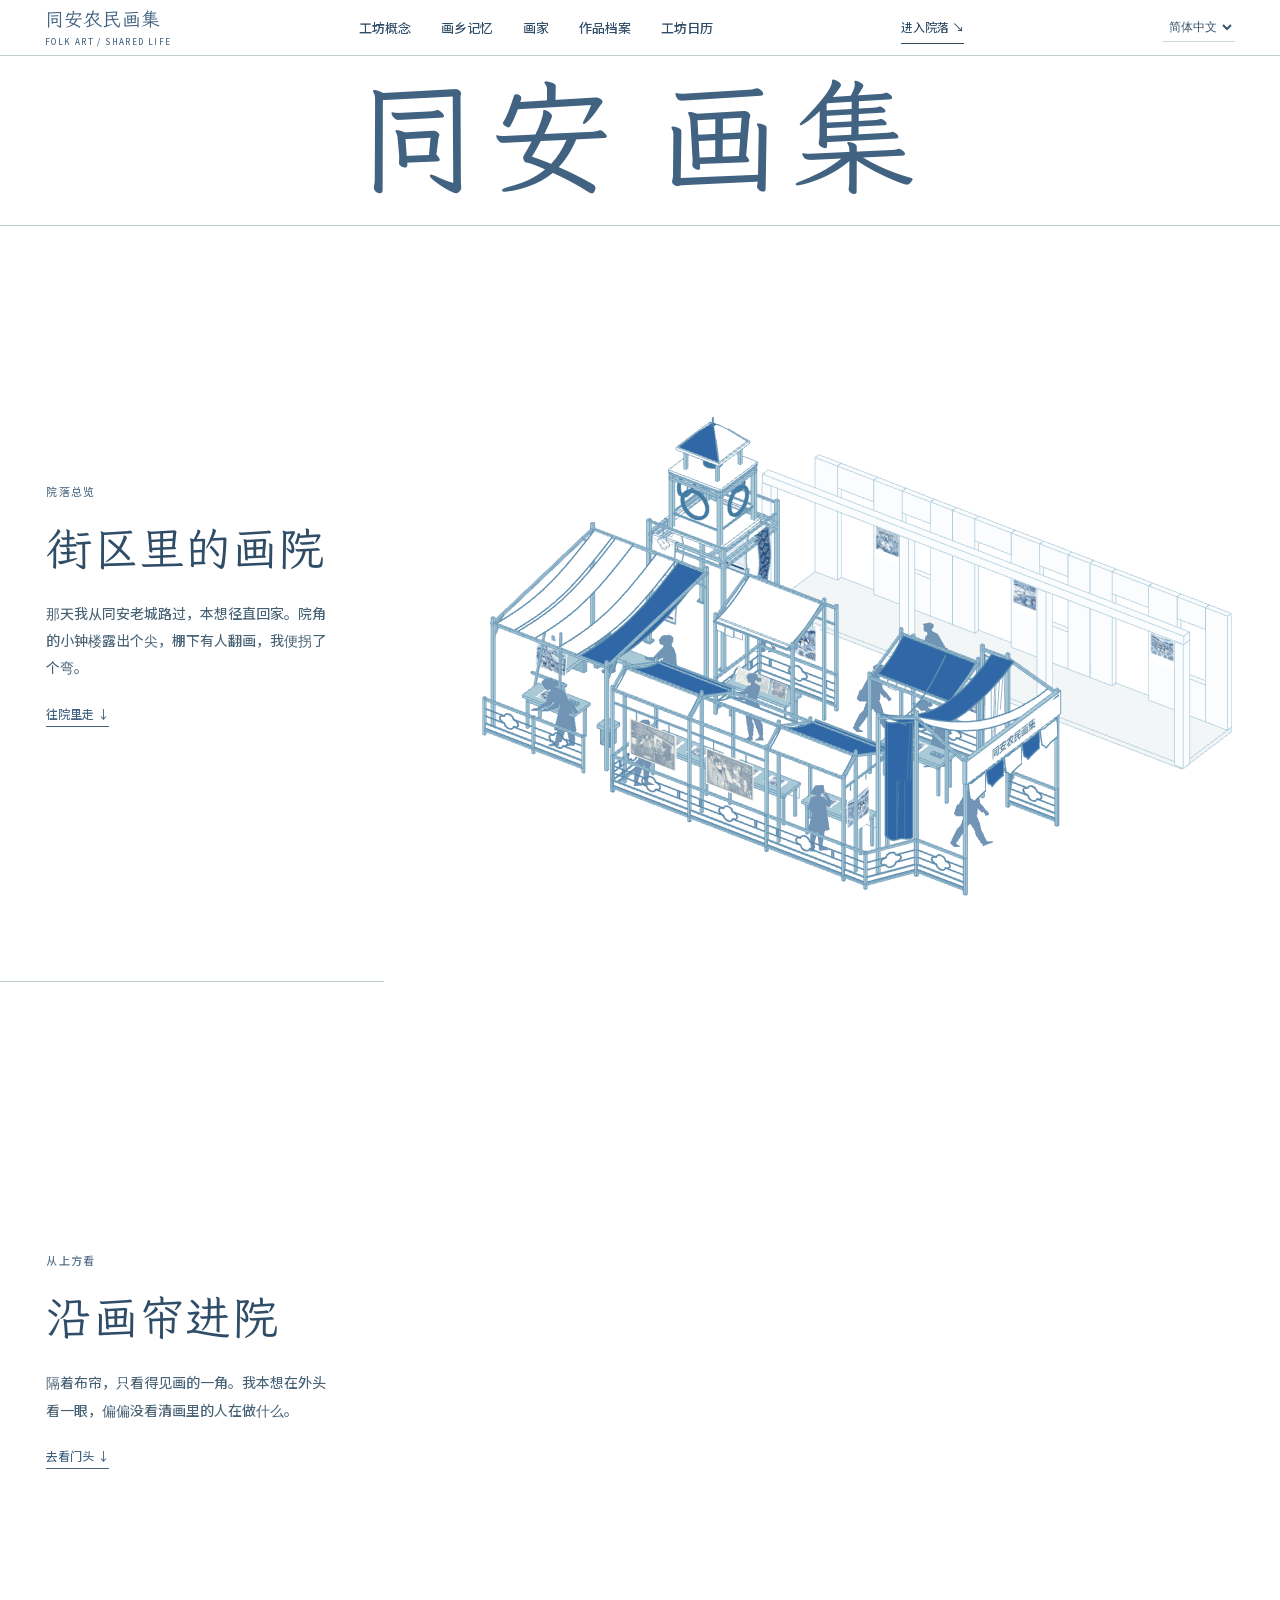
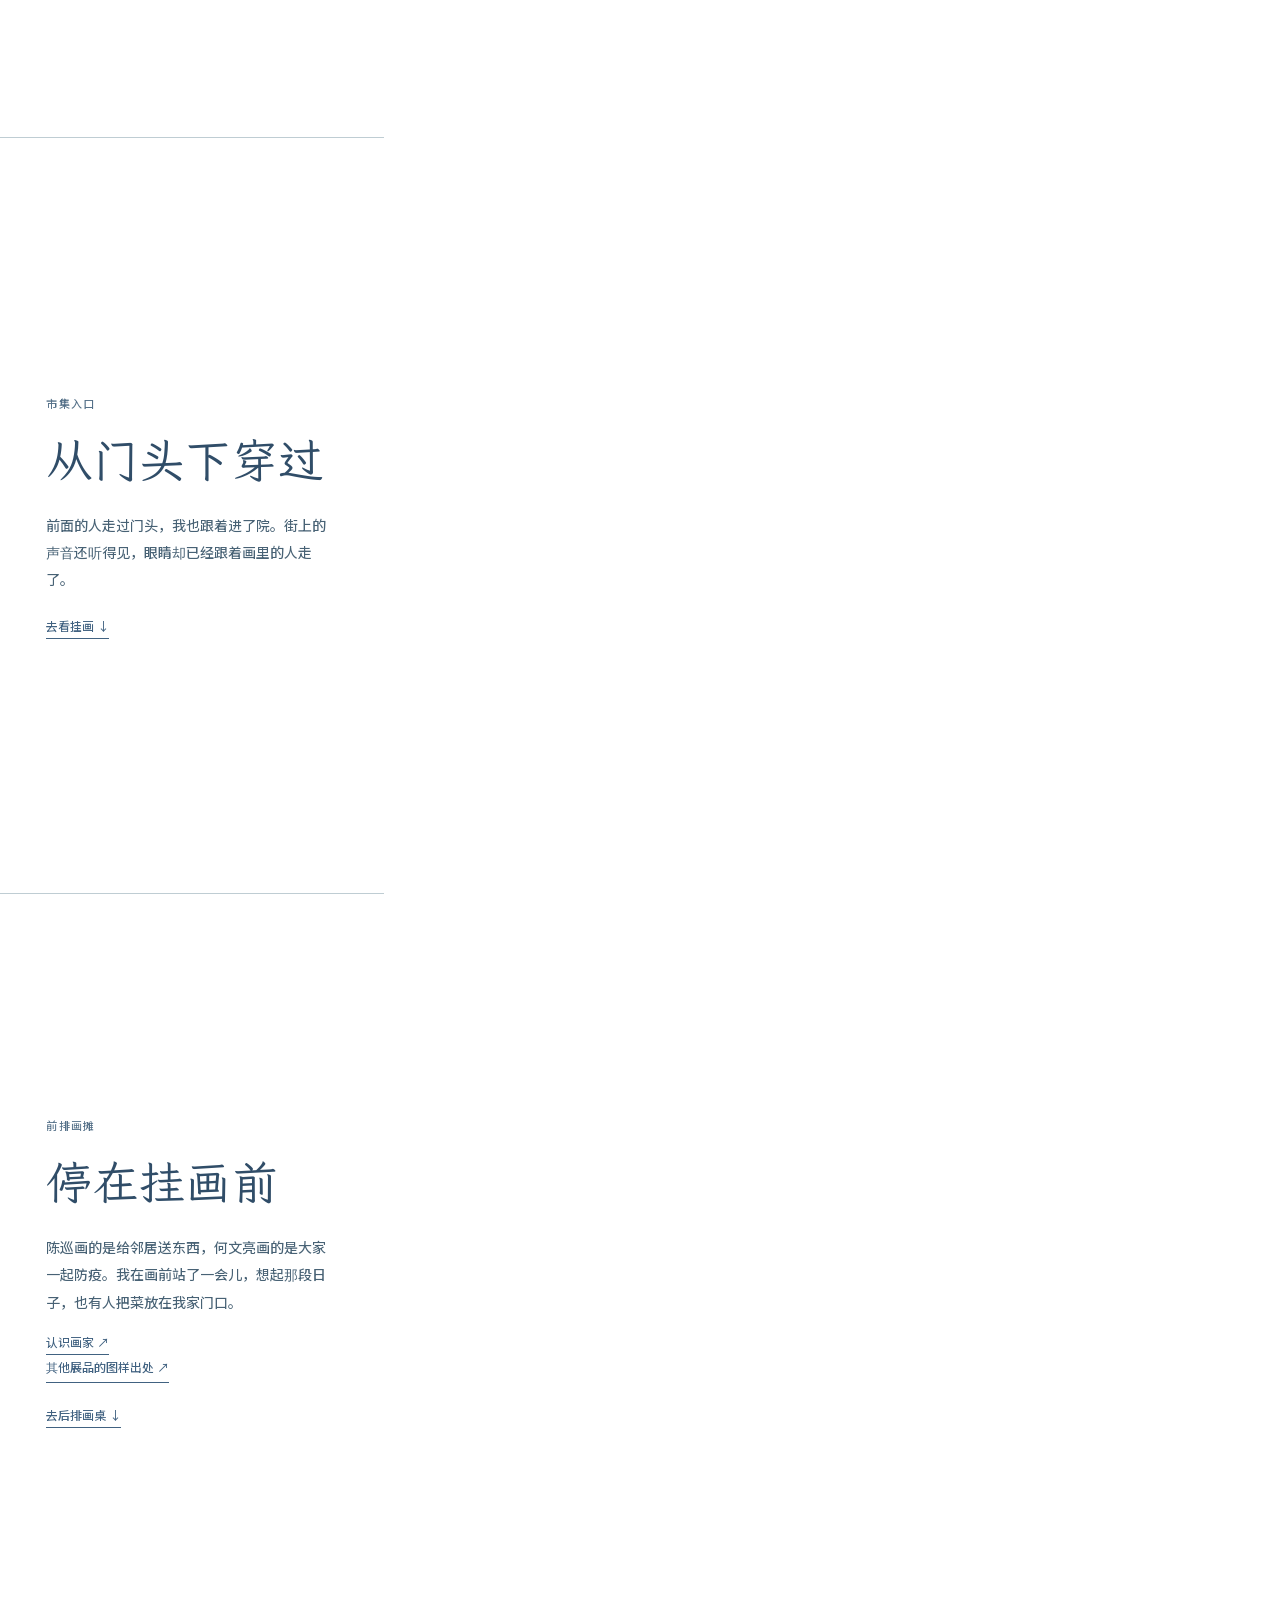
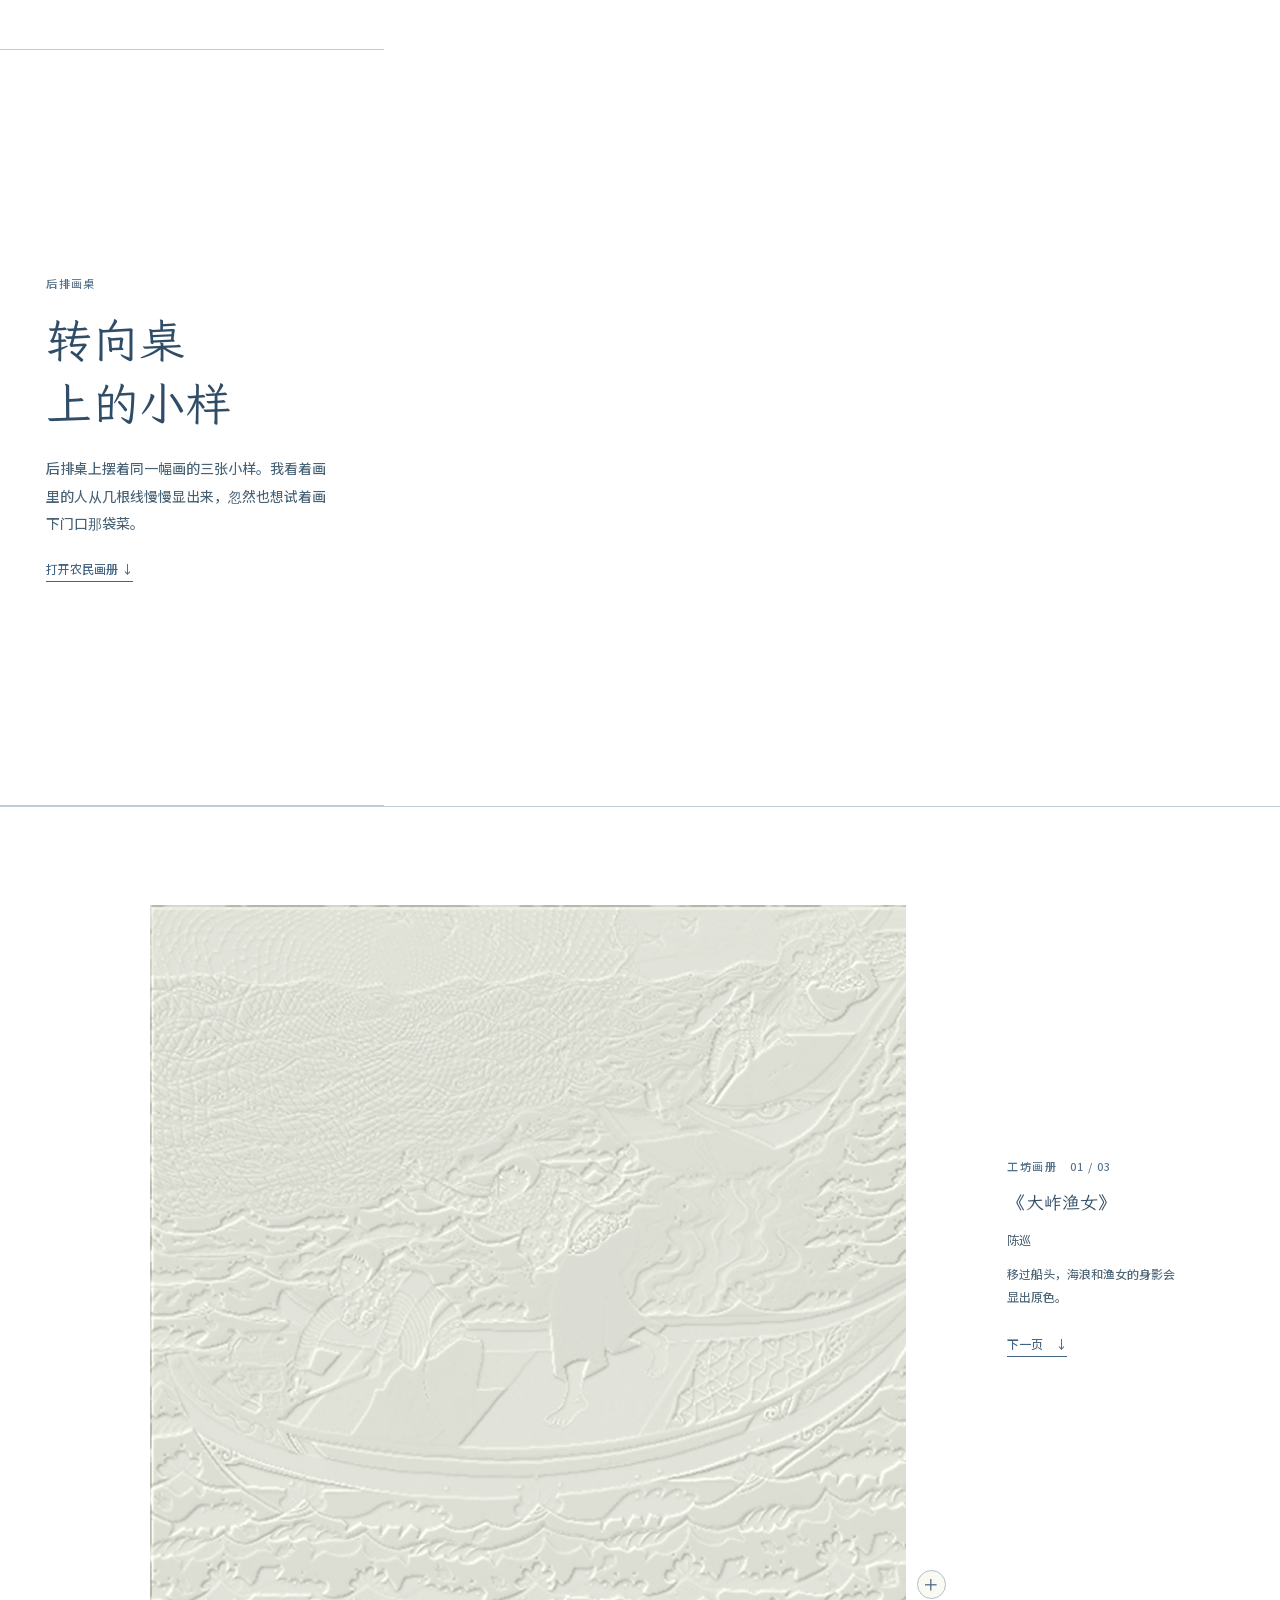
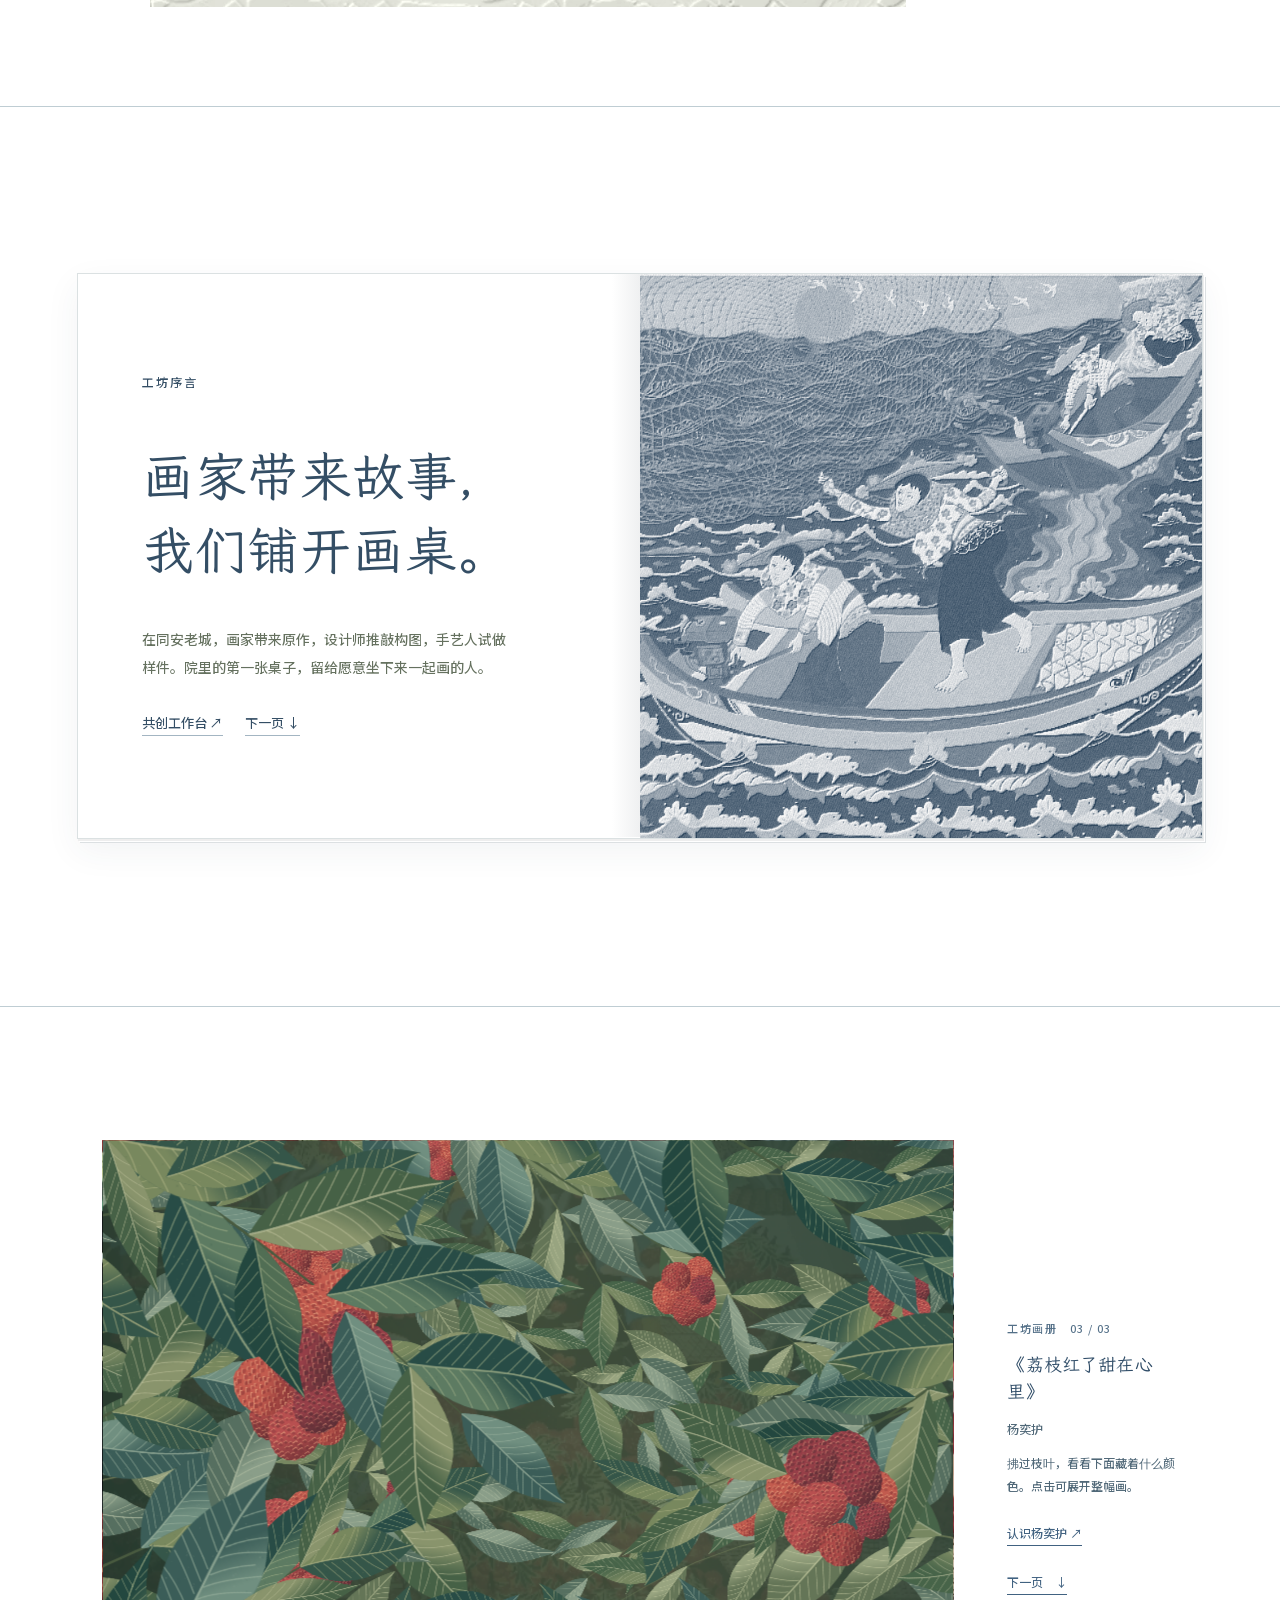
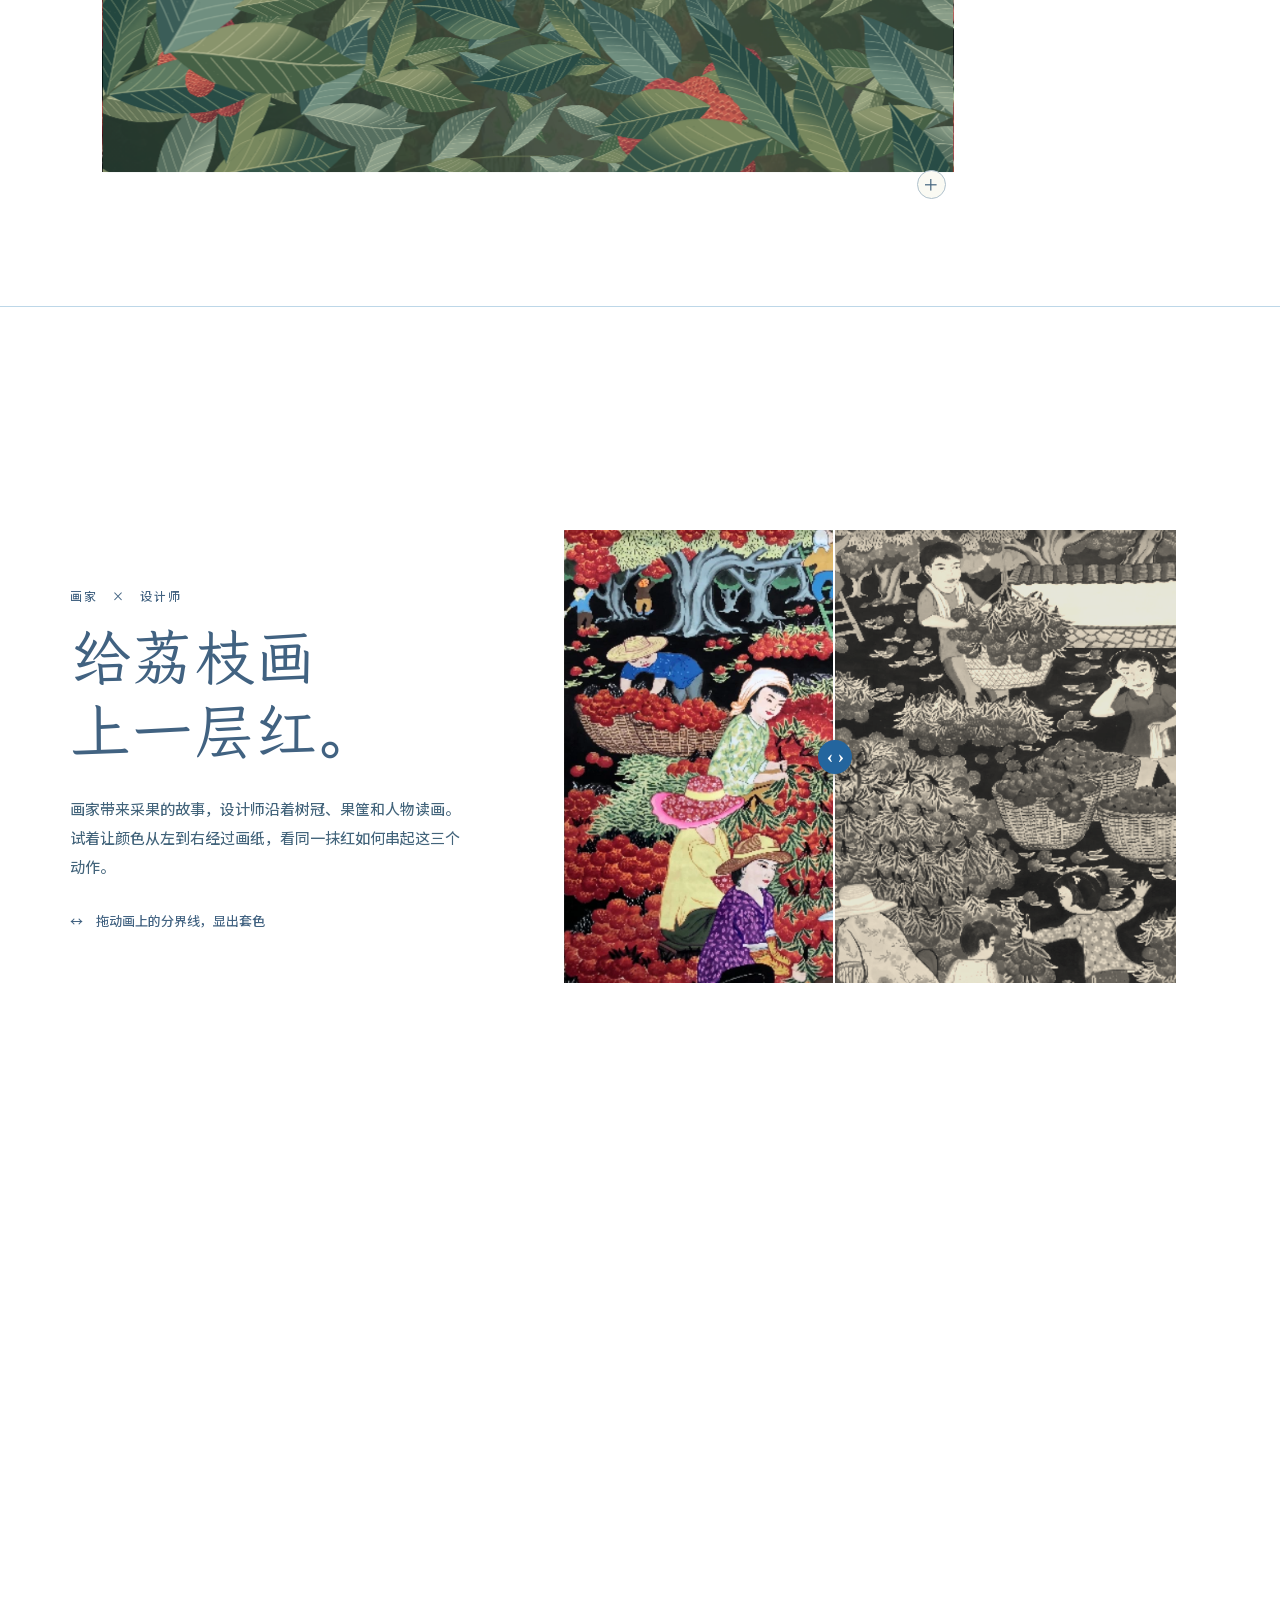
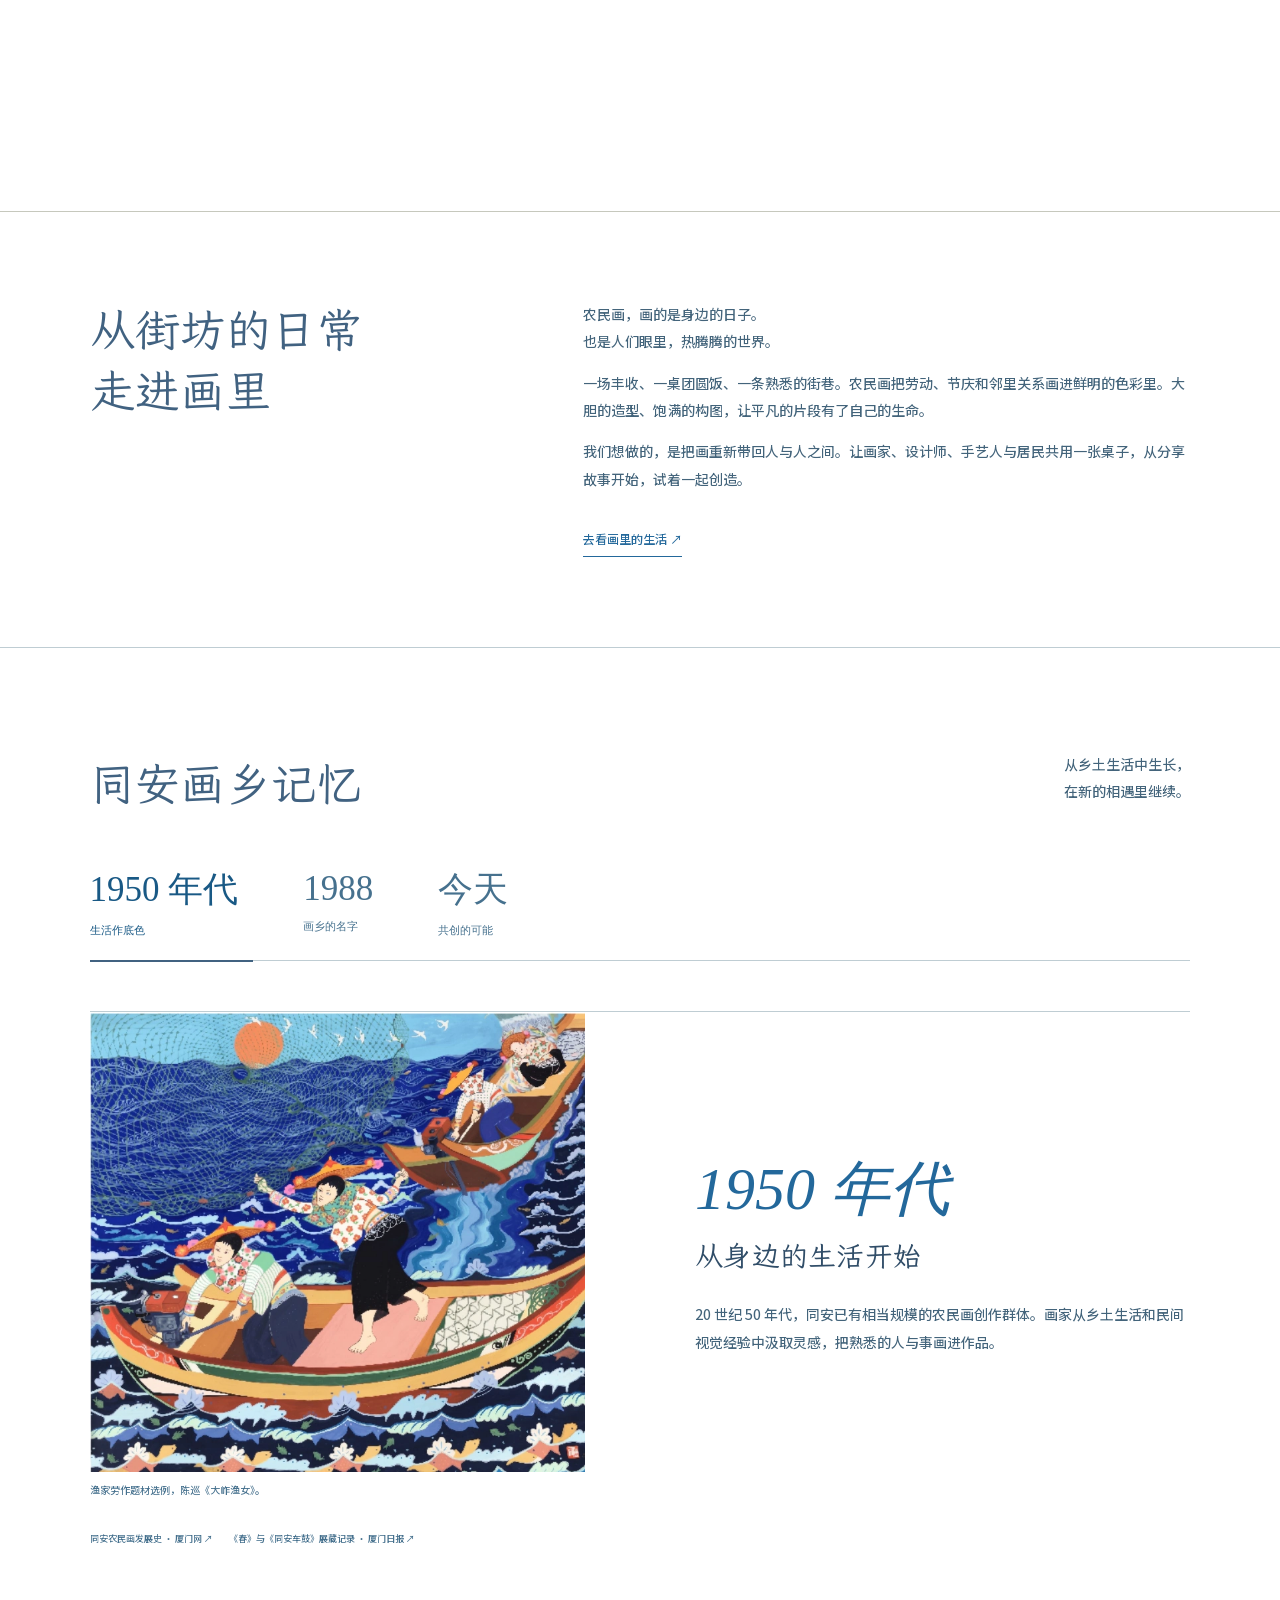
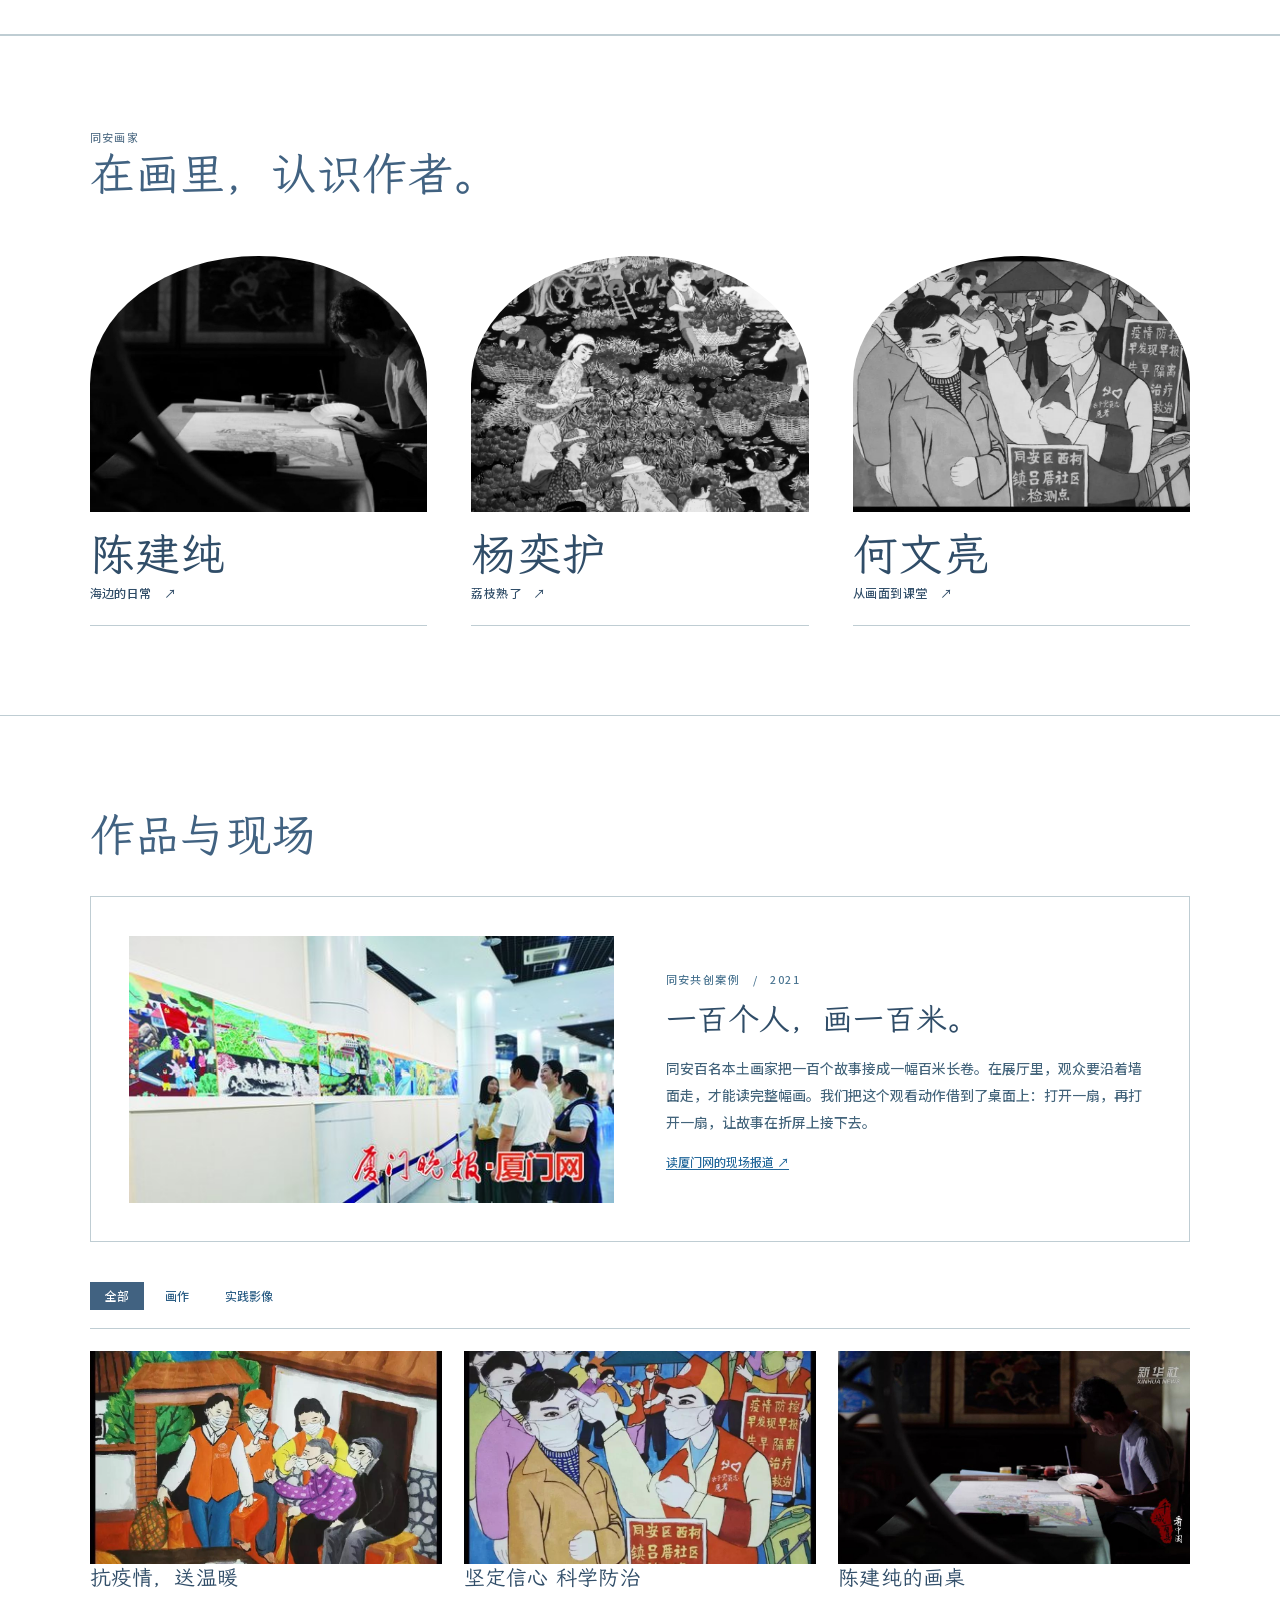
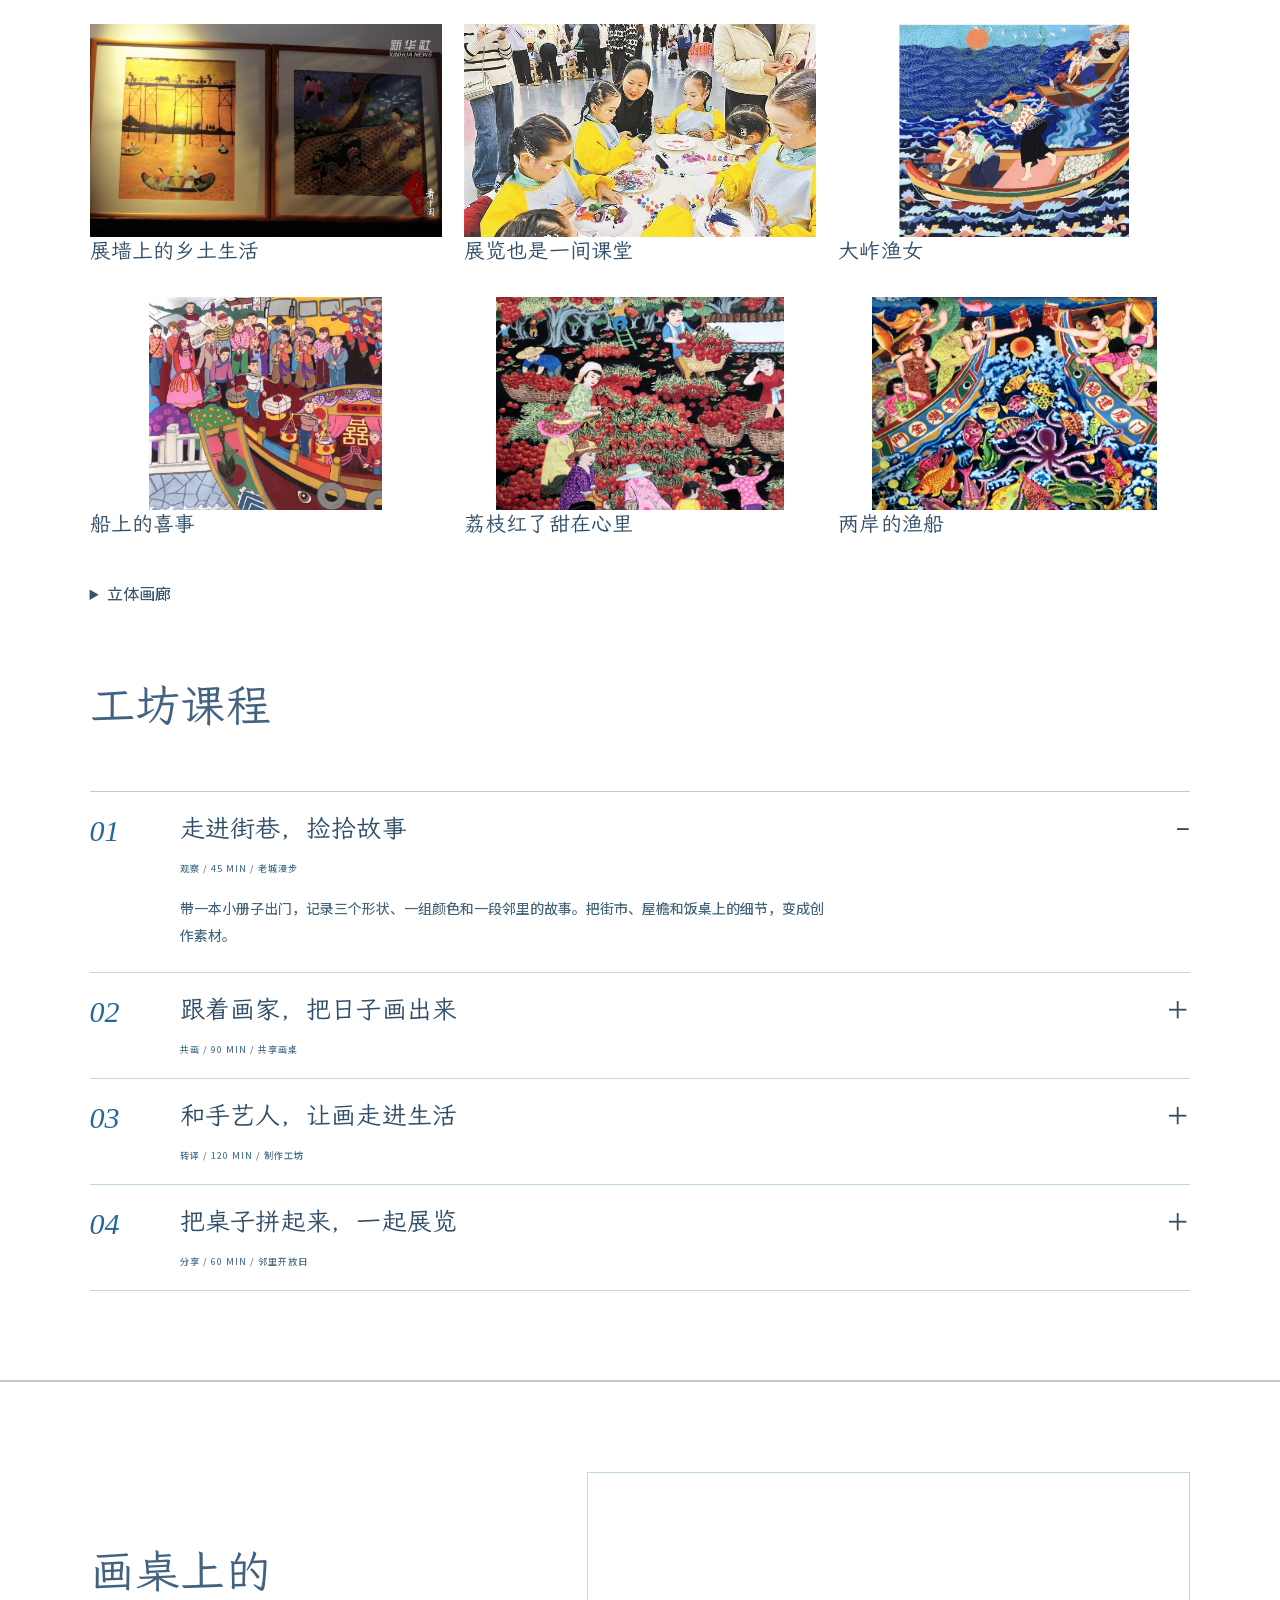
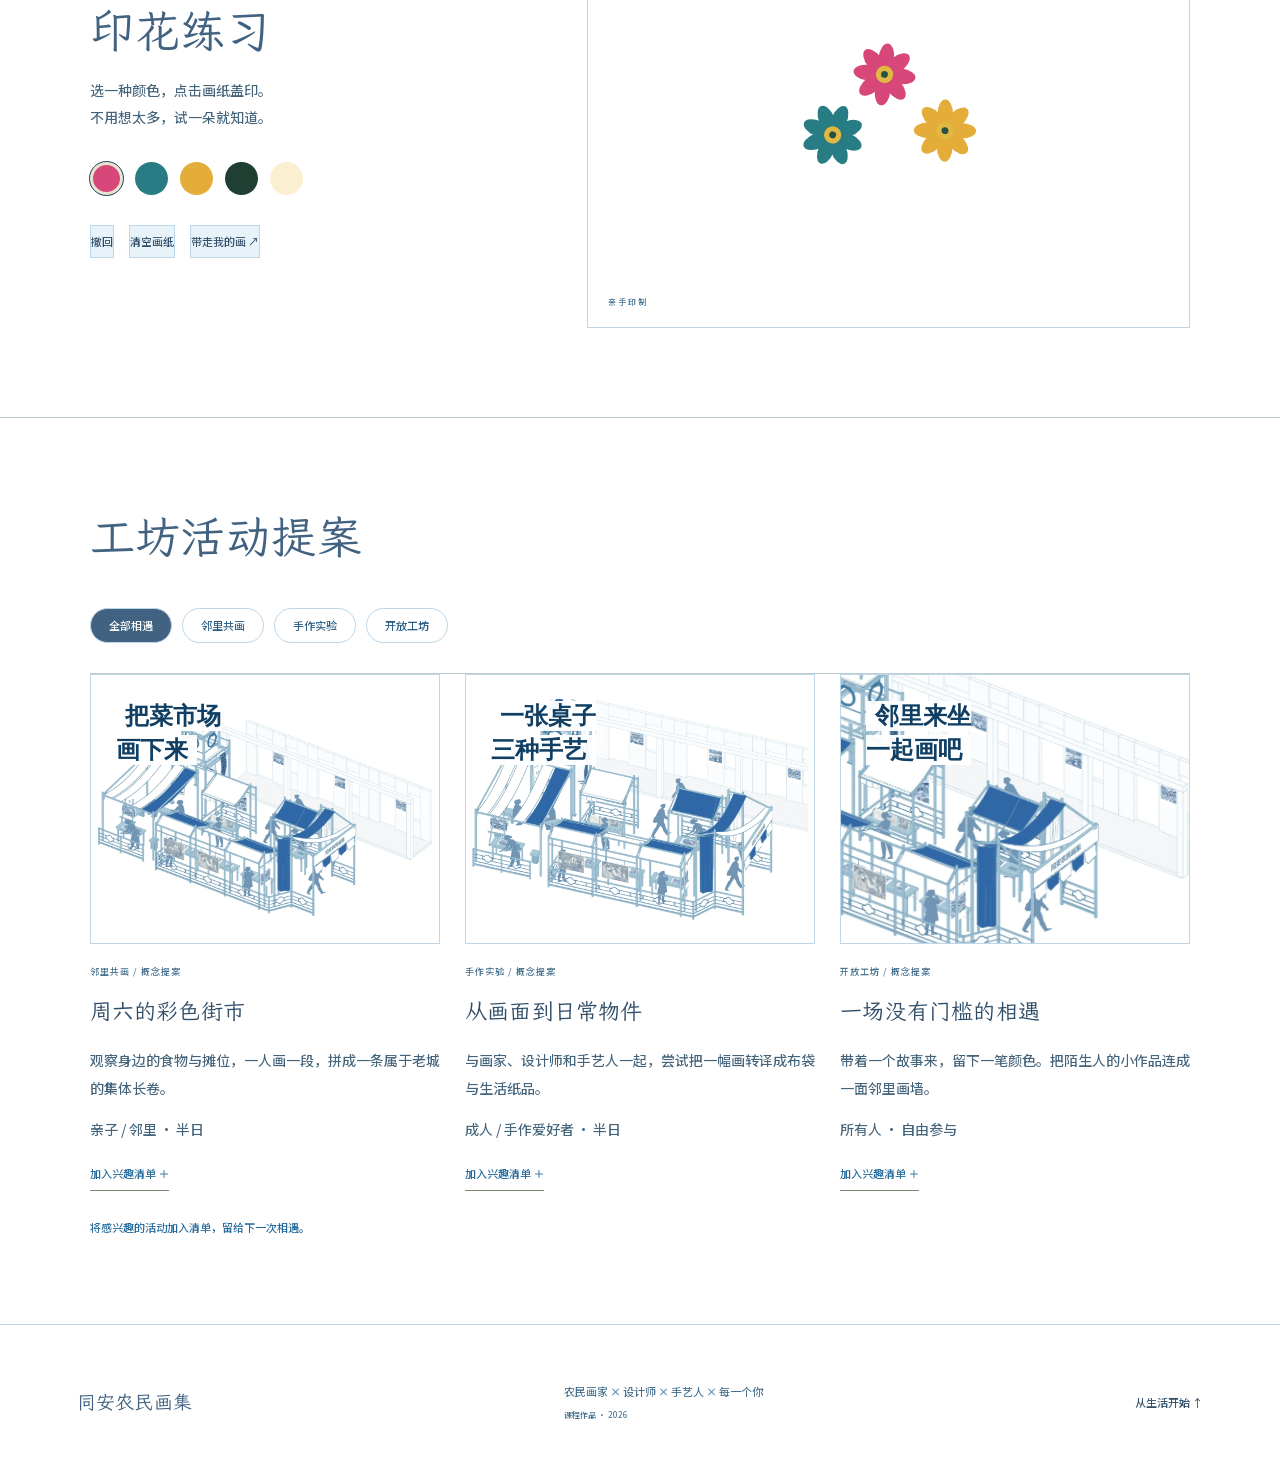
<file: index.html>
<!doctype html><html lang="zh-CN"><head><meta charset="utf-8"><link rel="icon" href="data:,"><meta name="viewport" content="width=device-width,initial-scale=1"><title>同安农民画集</title><link rel="stylesheet" href="v2.css?v=20e"><link rel="stylesheet" href="atelier.css?v=20e"><link rel="stylesheet" href="exhibition.css?v=20e"><link rel="stylesheet" href="studio-story.css?v=20e"><link rel="stylesheet" href="bench.css?v=20e"><link rel="stylesheet" href="courtyard.css?v=courtyard-story4"><link rel="stylesheet" href="edition.css?v=20e"><link rel="stylesheet" href="tour.css?v=lychee1"><script type="importmap">{"imports":{"three":"./vendor/three.module.js"}}</script></head><body><header><a class="logo" href="#"><span>同安农民画集<small>FOLK ART / SHARED LIFE</small></span></a><nav><a href="#concept">工坊概念</a><a href="#history">画乡记忆</a><a href="#artists">画家</a><a href="#studio">作品档案</a><a href="#events">工坊日历</a></nav><a class="nav-cta" href="#visit-0">进入院落 ↘</a><label class="language-picker"><select data-language aria-label="语言"><option lang="zh-CN" value="zh-CN">简体中文</option><option lang="zh-HK" value="zh-HK">香港繁體</option><option lang="en" value="en">English</option><option lang="ja" value="ja">日本語</option></select></label></header><main><section class="court-hero" id="home"><h1 class="market-mast" aria-label="同安画集"><span>同安</span><span>画集</span></h1><div class="tour-story"><div class="tour-stage"><figure class="court-stage"><div id="court-viewport" tabindex="0" aria-label="院落三维模型，拖动或按左右方向键旋转，Home 回到当前导览视角"><img src="assets/court-plan.webp?v=courtyard-story4" alt="画院的入口在右侧，画摊在前，钟楼在后"></div>
</figure></div><div class="tour-text"><section class="tour-stop" id="site-context"><div><small>院落总览</small><h2>街区里的画院</h2><p>那天我从同安老城路过，本想径直回家。院角的小钟楼露出个尖，棚下有人翻画，我便拐了个弯。</p><a class="tour-next" href="#visit-0">往院里走 ↓</a></div></section><section class="tour-stop" id="visit-0"><div><small>从上方看</small><h2>沿画帘进院</h2><p>隔着布帘，只看得见画的一角。我本想在外头看一眼，偏偏没看清画里的人在做什么。</p><a class="tour-next" href="#visit-1">去看门头 ↓</a></div></section><section class="tour-stop" id="visit-1"><div><small>市集入口</small><h2>从门头下穿过</h2><p>前面的人走过门头，我也跟着进了院。街上的声音还听得见，眼睛却已经跟着画里的人走了。</p><a class="tour-next" href="#visit-2">去看挂画 ↓</a></div></section><section class="tour-stop" id="visit-2"><div><small>前排画摊</small><h2>停在挂画前</h2><p>陈巡画的是给邻居送东西，何文亮画的是大家一起防疫。我在画前站了一会儿，想起那段日子，也有人把菜放在我家门口。</p><a href="#artists">认识画家 ↗</a><a href="https://www.thepaper.cn/newsDetail_forward_20449765" target="_blank" rel="noopener">其他展品的图样出处 ↗</a><a class="tour-next" href="#visit-3">去后排画桌 ↓</a></div></section><section class="tour-stop" id="visit-3"><div><small>后排画桌</small><h2>转向桌上的小样</h2><p>后排桌上摆着同一幅画的三张小样。我看着画里的人从几根线慢慢显出来，忽然也想试着画下门口那袋菜。</p><a class="tour-next" href="#print-sea">打开农民画册 ↓</a></div></section></div></div></section><section class="folio" id="print-sea"><button class="rub-print" data-art="sea" aria-label="显影或收起《大岞渔女》" aria-pressed="false"><span class="impression"></span><span class="pigment"></span><b class="folio-plus">＋</b></button><aside><small>工坊画册　01 / 03</small><h2>《大岞渔女》</h2><p>陈巡</p><p>移过船头，海浪和渔女的身影会显出原色。</p><a href="#print-guide">下一页　↓</a></aside></section><section id="print-guide" class="folio-guide"><article class="guide-spread"><div class="guide-copy"><small>工坊序言</small><h2>画家带来故事，<br>我们铺开画桌。</h2><p>在同安老城，画家带来原作，设计师推敲构图，手艺人试做样件。院里的第一张桌子，留给愿意坐下来一起画的人。</p><nav><a href="#concept">共创工作台 ↗</a><a href="#print-lychee">下一页 ↓</a></nav></div><button class="guide-plate" aria-label="显影或收起渔女画稿" aria-pressed="false"><span class="plate-ink"></span></button></article></section><section class="folio" id="print-lychee"><button class="rub-print" data-art="lychee" aria-label="显影或收起《荔枝红了甜在心里》" aria-pressed="false"><span class="impression"></span><span class="pigment"></span><canvas class="lychee-canopy" aria-hidden="true"></canvas><b class="folio-plus">＋</b></button><aside><small>工坊画册　03 / 03</small><h2>《荔枝红了甜在心里》</h2><p>杨奕护</p><p>拂过枝叶，看看下面藏着什么颜色。点击可展开整幅画。</p><a href="artist-yang-yihu.html">认识杨奕护 ↗</a><a href="#concept">下一页　↓</a></aside></section><section id="concept" aria-label="同安工坊互动故事">
<div class="bench-sticky">
<div class="bench-layout"><div class="bench-copy">
<small id="bench-role">画家　×　设计师</small>
<h2 id="bench-title">给荔枝画<br><em>上一层红。</em></h2>
<p id="bench-body">画家带来采果的故事，设计师沿着树冠、果筐和人物读画。试着让颜色从左到右经过画纸，看同一抹红如何串起这三个动作。</p>
<div class="bench-action" id="bench-hint">↔　拖动画上的分界线，显出套色</div>
</div><div class="bench-visual">
<div class="bench-scene print-scene"><div class="edition-paper"><div class="paper-meta"><b>同安画坊</b><span>套色试印</span></div><div class="print-field"><img src="assets/journal-lychee.webp" class="underprint" alt="荔枝采收图的单色试印"><img class="overprint" src="assets/journal-lychee.webp" alt=""><span class="ruler-handle"><b>‹ ›</b></span><input type="range" min="0" max="100" value="58" aria-label="套色覆盖范围"></div><div class="paper-meta"><i>荔枝红了甜在心里</i><span>套色试印</span></div></div></div>
<div class="bench-scene sample-scene" id="product-plate" hidden><div id="screen-model"></div><small>荔枝采收　/　桌屏试样</small></div>
<div class="bench-scene dispatch-scene" hidden><div class="ticket"><div class="ticket-head"><b>同安工坊</b><span>样件流转单</span></div><img src="assets/journal-lychee.webp" alt="流转单上的荔枝画样"><h3>荔枝三折屏</h3><div class="ticket-line"><span>制作</span><b>收到预订后，小批打样</b></div><div class="ticket-line"><span>交付</span><b id="delivery"></b></div><i class="seal" id="channel-stamp"></i></div><div class="bench-options"><button data-channel="0">街边小店</button><button data-channel="1">线上预订</button></div></div>
<div class="bench-scene feedback-scene" hidden><div class="edition-paper proof-paper"><div class="paper-meta"><b>试样记录</b><span id="proof-ver">初样</span></div><div class="proof-art"></div><div class="paper-meta"><i id="proof-label">采果全景</i><span>工作台留样</span></div></div><div class="bench-options"><button data-revise="0">保留全景</button><button data-revise="1">放大采果人</button></div></div>
</div></div></div></section><section id="story" class="story section"><div class="section-index">01 / THE EVERYDAY IS EXTRAORDINARY</div><div class="story-grid"><h2>从街坊的日常<br>走进画里</h2><div><p class="lead">农民画，画的是身边的日子。<br>也是人们眼里，热腾腾的世界。</p><p>一场丰收、一桌团圆饭、一条熟悉的街巷。农民画把劳动、节庆和邻里关系画进鲜明的色彩里。大胆的造型、饱满的构图，让平凡的片段有了自己的生命。</p><p>我们想做的，是把画重新带回人与人之间。让画家、设计师、手艺人与居民共用一张桌子，从分享故事开始，试着一起创造。</p><a class="text-link" href="#studio">去看画里的生活 ↗</a></div></div><div hidden class="motif-strip"><article><div class="motif flower">✳</div><span>01 / 色彩</span><h3>大胆一点，也没关系。</h3><p>让桃红、湖蓝和明黄相遇，用颜色讲心情。</p></article><article><div class="motif fish">◒</div><span>02 / 造型</span><h3>不必“像”，要有自己的样子。</h3><p>夸张一条鱼，放大一朵花，画出独有的观察。</p></article><article><div class="motif people">♧</div><span>03 / 故事</span><h3>画里的主角，就是我们。</h3><p>把劳动、相聚和日常的细节连成一个故事。</p></article></div></section><section class="history section" id="history"><div class="section-index">02 / ROOTED IN TONG’AN</div><div class="section-head"><h2>同安画乡记忆</h2><p>从乡土生活中生长，<br>在新的相遇里继续。</p></div><div class="history-tabs" role="tablist" aria-label="农民画发展阶段"><button role="tab" aria-selected="true" data-era="0">1950 年代 <span>生活作底色</span></button><button role="tab" aria-selected="false" data-era="1">1988 <span>画乡的名字</span></button><button role="tab" aria-selected="false" data-era="2">今天 <span>共创的可能</span></button></div><div class="history-body"><figure class="archive-history"><button class="zoom-photo"><img src="assets/real-tongan-0.jpg" alt="新华社报道中陈列的两幅同安农民画"></button><figcaption>2024 年影像资料 · 同安农民画陈列，新华社 / 同安区融媒体中心</figcaption></figure><div id="era-copy"></div></div><a class="source-link" href="https://zt.xmnn.cn/politics/2022/xds/xmjy/202107/t20210723_40410.html" target="_blank" rel="noopener">同安农民画发展史 · 厦门网 ↗</a>　<a class="source-link" target="_blank" rel="noopener" href="https://www.mnw.cn/xiamen/zhanwu/1716818.html">《春》与《同安车鼓》展藏记录 · 厦门日报 ↗</a></section><section class="makers section" id="artists"><small>同安画家</small><h2>在画里，认识作者。</h2><div class="maker-list"><a href="artist-chen-jianchun.html"><span>陈建纯<small>海边的日常　↗</small></span><img loading="lazy" src="assets/real-tongan-1.jpg" alt=""></a><a href="artist-yang-yihu.html"><span>杨奕护<small>荔枝熟了　↗</small></span><img loading="lazy" src="assets/journal-lychee.webp" alt=""></a><a href="artist-he-wenliang.html"><span>何文亮<small>从画面到课堂　↗</small></span><img loading="lazy" src="assets/work-he-wenliang.jpg" alt=""></a></div></section><section id="studio" class="section studio"><div class="section-index">同安 · 作品与实践</div><div class="section-head"><h2>作品与现场</h2></div>
<figure class="scroll-case"><img loading="lazy" src="assets/local-scroll.jpg" alt="观众在展厅观看集体创作的同安百米农民画长卷"><figcaption><small>同安共创案例　/　2021</small><h3>一百个人，画一百米。</h3><p>同安百名本土画家把一百个故事接成一幅百米长卷。在展厅里，观众要沿着墙面走，才能读完整幅画。我们把这个观看动作借到了桌面上：打开一扇，再打开一扇，让故事在折屏上接下去。</p><a target="_blank" rel="noopener" href="https://zt.xmnn.cn/politics/2022/xds/xmjy/202107/t20210723_40410.html">读厦门网的现场报道 ↗</a></figcaption></figure><div class="archive-filters" aria-label="展品分类"><button data-kind="全部" aria-pressed="true">全部</button><button data-kind="作品">画作</button><button data-kind="实践">实践影像</button></div><div class="archive-wall" id="archive-wall"></div>
<details id="original-paint"><summary>立体画廊</summary><div class="art-picker" role="group" aria-label="选择作品"><button type="button" data-artwork="cloth" data-file="painting-texture.png" aria-pressed="true">层叠花布</button><button type="button" data-artwork="sea" data-file="journal-sea.webp" aria-pressed="false">大岞渔女</button><button type="button" data-artwork="wedding" data-file="journal-wedding.webp" aria-pressed="false">船上的喜事</button><button type="button" data-artwork="lychee" data-file="journal-lychee.webp" aria-pressed="false">荔枝红了甜在心里</button><button type="button" data-artwork="boats" data-file="journal-boats.webp" aria-pressed="false">两岸的渔船</button><button type="button" data-artwork="work-chen-xun" data-file="work-chen-xun.jpg" aria-pressed="false">抗疫情，送温暖</button><button type="button" data-artwork="work-he-wenliang" data-file="work-he-wenliang.jpg" aria-pressed="false">坚定信心 科学防治</button></div><div class="room-window"><div id="model" aria-label="立体画作，拖动或使用左右方向键旋转"><span id="room-status" role="status">正在搭起画架…</span></div><div id="relief-model" hidden tabindex="0" aria-label="立体画作，拖动或使用左右方向键旋转"><img hidden alt=""></div><div class="camera-bar"><span>拖动查看层次</span><div class="weave-views"><button data-camera="room" aria-pressed="true">原画视角</button><button data-camera="table" aria-pressed="false">靠近画桌</button><button data-camera="side" aria-pressed="false">侧看</button></div><div class="relief-views" hidden><button data-relief-view="front" aria-pressed="true">原画视角</button><button data-relief-view="detail">观看细节</button><button data-relief-view="side">侧看</button></div></div></div></details><h2 class="course-heading">工坊课程</h2><div class="course-list"><button class="course active" aria-expanded="true"><span>01</span><div><h3>走进街巷，捡拾故事</h3><small>观察 / 45 MIN / 老城漫步</small><p>带一本小册子出门，记录三个形状、一组颜色和一段邻里的故事。把街市、屋檐和饭桌上的细节，变成创作素材。</p></div><b>−</b></button><button class="course" aria-expanded="false"><span>02</span><div><h3>跟着画家，把日子画出来</h3><small>共画 / 90 MIN / 共享画桌</small><p>试着用夸张的造型与自由的构图表达生活。从一个人、一朵花开始，画出属于自己的同安故事。</p></div><b>＋</b></button><button class="course" aria-expanded="false"><span>03</span><div><h3>和手艺人，让画走进生活</h3><small>转译 / 120 MIN / 制作工坊</small><p>将画面拆解、重组，尝试转印、拼贴和纸品制作。让一幅画成为布袋、卡片或一件陪伴日常的小物。</p></div><b>＋</b></button><button class="course" aria-expanded="false"><span>04</span><div><h3>把桌子拼起来，一起展览</h3><small>分享 / 60 MIN / 邻里开放日</small><p>把各自的作品摆在一起，讲讲画背后的故事。邀请路过的邻居坐下，也为下一次共创留下新的线索。</p></div><b>＋</b></button></div></section><section class="play section" id="play"><div class="play-left"><div class="section-index">04 / YOUR FIRST LITTLE CREATION</div><h2>画桌上的<br>印花练习</h2><p>选一种颜色，点击画纸盖印。<br>不用想太多，试一朵就知道。</p><div class="palette" aria-label="选择花朵颜色"></div><div class="drawing-actions"><button id="undo">撤回</button><button id="clear">清空画纸</button><button id="download">带走我的画 ↗</button></div></div><div class="paper-frame"><svg id="drawing" viewBox="0 0 650 450" role="img" aria-label="点击画纸印花"></svg><span>亲手印制</span></div></section><section class="section events" id="events"><div class="section-index">05 / GOOD THINGS HAPPEN TOGETHER</div><div class="section-head"><h2>工坊活动提案</h2></div><div class="filters"><button class="selected" data-filter="all">全部相遇</button><button data-filter="邻里共画">邻里共画</button><button data-filter="手作实验">手作实验</button><button data-filter="开放工坊">开放工坊</button></div><div class="event-grid" id="event-grid"></div><div class="interest-summary" id="interest-summary">将感兴趣的活动加入清单，留给下一次相遇。</div></section></main><footer><a class="logo" href="#"><span>同安农民画集</span></a><p>农民画家 × 设计师 × 手艺人 × 每一个你<br><small>课程作品 · 2026</small></p><a href="#story">从生活开始 ↑</a></footer><dialog id="photo-view"><button id="photo-close">关闭 ×</button><img alt=""><p></p></dialog><script src="archive.js?v=course4" defer></script><script src="rub-print.js?v=21c" defer></script><script src="lychee-canopy.js?v=2" defer></script><script src="bench.js?v=20e" defer></script><script type="module" src="folding-screen.js?v=20e"></script><div id="toast" role="status"></div><script src="v2.js?v=print2"></script><script type="module" src="courtyard.js?v=courtyard-story4"></script><script type="module" src="painting-reliefs.js"></script><script defer src="languages.js?v=print2"></script><script defer src="language-switch.js?v=1"></script></body></html>
</file>
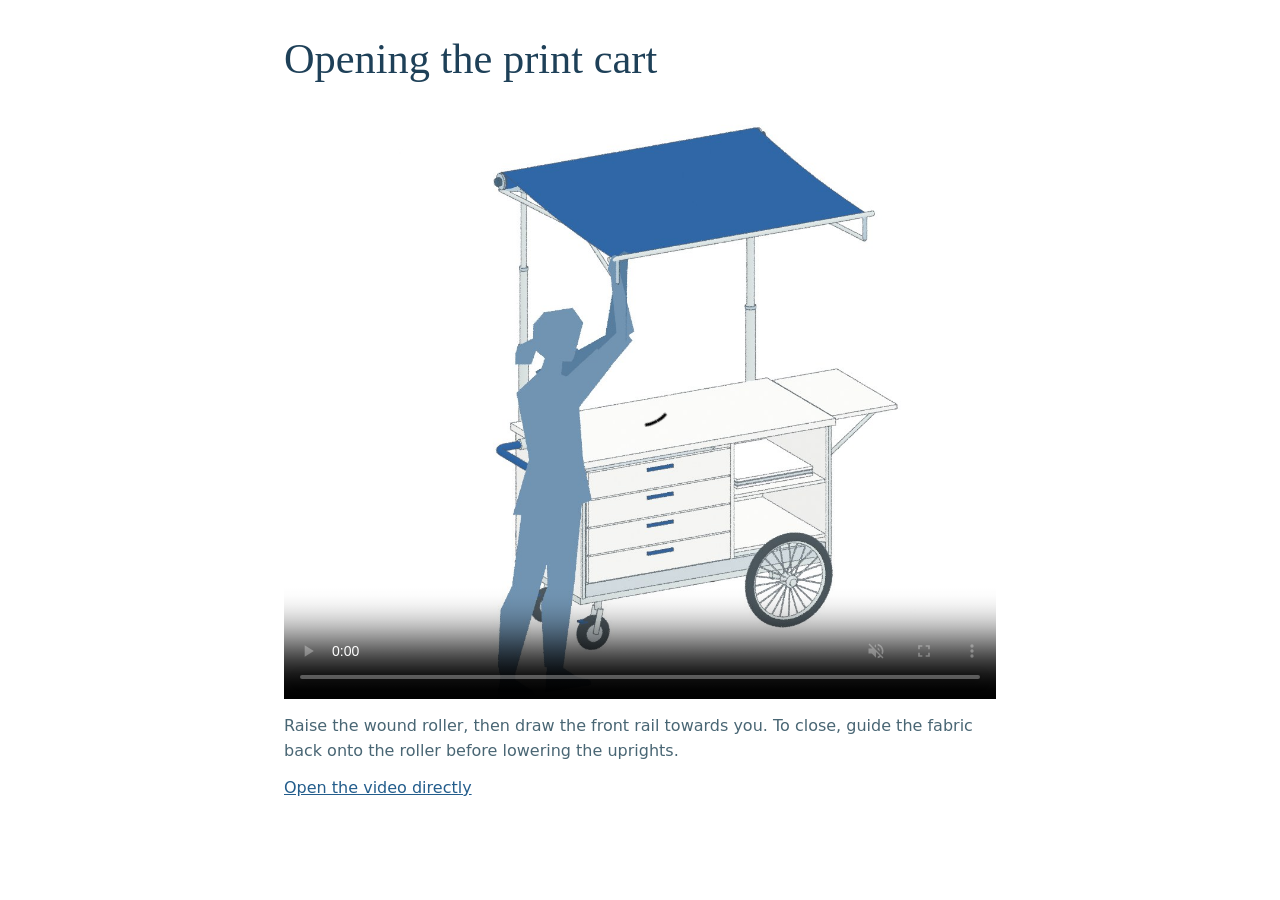
<file: cart-film/index.html>
<!doctype html>
<html lang="en"><meta charset="utf-8"><meta name="viewport" content="width=device-width,initial-scale=1"><meta name="theme-color" content="#ffffff"><title>Opening the print cart · Tong’an</title>
<style>*{box-sizing:border-box}body{margin:0;background:white;color:#1e4058;font-family:system-ui,sans-serif}main{max-width:780px;margin:auto;padding:clamp(16px,4vw,34px)}h1{font-family:Georgia,serif;font-weight:normal;font-size:clamp(1.7rem,5vw,2.65rem);margin:0 0 .55em}video{width:100%;max-height:72svh;background:white;display:block;object-fit:contain}p{color:#496674;line-height:1.55;margin:.9em 0}a{color:#235d8c}</style><main><h1>Opening the print cart</h1><video controls playsinline autoplay muted loop preload="metadata" poster="poster.jpg"><source src="canopy.mp4" type="video/mp4"></video><p>Raise the wound roller, then draw the front rail towards you. To close, guide the fabric back onto the roller before lowering the uprights.</p><a href="canopy.mp4">Open the video directly</a></main></html>
</file>
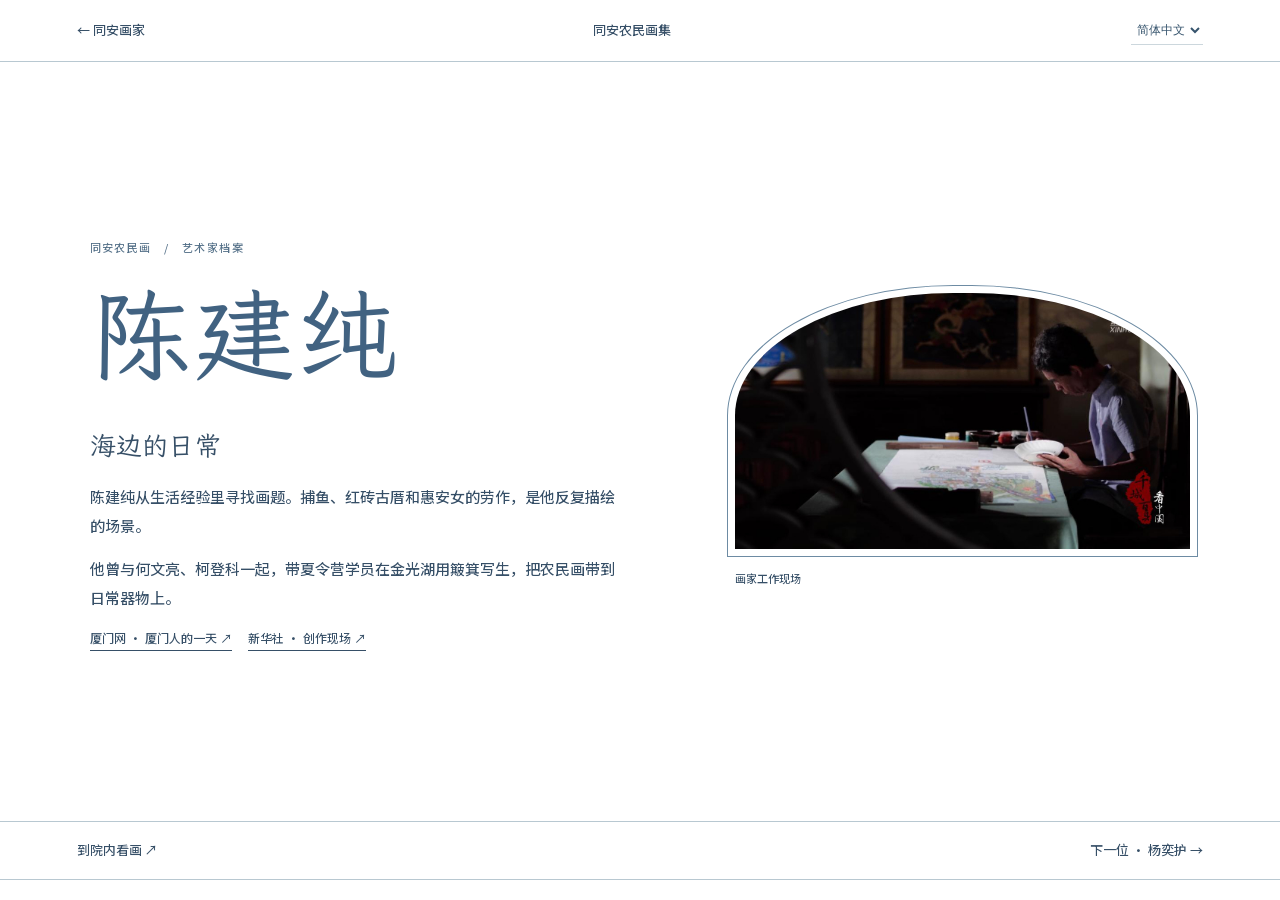
<file: artist-chen-jianchun.html>
<!doctype html><html lang="zh-CN"><meta charset="utf-8"><link rel="icon" href="data:,"><meta name="viewport" content="width=device-width,initial-scale=1"><title>陈建纯 · 同安画家</title><link rel="stylesheet" href="tour.css?v=gallery4"><body class="artist-bio"><header><a href="index.html#artists">← 同安画家</a><a href="index.html">同安农民画集</a><label class="language-picker"><select data-language aria-label="语言"><option lang="zh-CN" value="zh-CN">简体中文</option><option lang="zh-HK" value="zh-HK">香港繁體</option><option lang="en" value="en">English</option><option lang="ja" value="ja">日本語</option></select></label></header><main><div><small>同安农民画　/　艺术家档案</small><h1>陈建纯</h1><h2>海边的日常</h2><p>陈建纯从生活经验里寻找画题。捕鱼、红砖古厝和惠安女的劳作，是他反复描绘的场景。</p><p>他曾与何文亮、柯登科一起，带夏令营学员在金光湖用簸箕写生，把农民画带到日常器物上。</p><div class="bio-refs"><a href="https://amoy.xmnn.cn/89/">厦门网 · 厦门人的一天 ↗</a><a href="https://www2.xinhuanet.com/shuhua/20240710/9da94b053e914bcc8d46c2a043bf3096/c.html">新华社 · 创作现场 ↗</a></div></div><figure><img src="assets/real-tongan-1.jpg" alt="画家工作现场"><figcaption>画家工作现场</figcaption></figure></main><footer><a href="index.html#visit-2">到院内看画 ↗</a><a href="artist-yang-yihu.html">下一位 · 杨奕护 →</a></footer><script defer src="languages.js?v=artist-yang1"></script><script defer src="language-switch.js?v=1"></script></body></html>
</file>
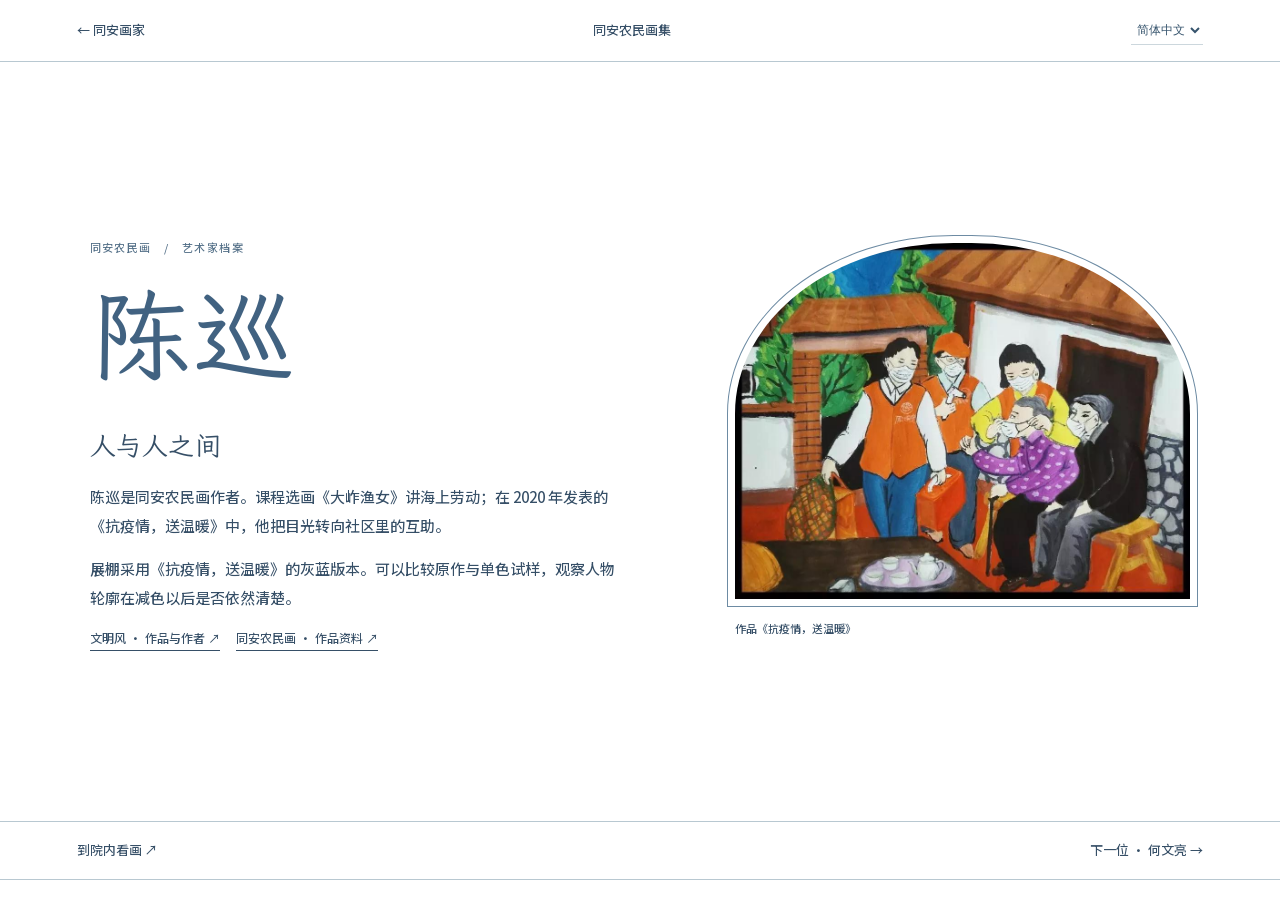
<file: artist-chen-xun.html>
<!doctype html><html lang="zh-CN"><meta charset="utf-8"><link rel="icon" href="data:,"><meta name="viewport" content="width=device-width,initial-scale=1"><title>陈巡 · 同安画家</title><link rel="stylesheet" href="tour.css?v=gallery4"><body class="artist-bio"><header><a href="index.html#artists">← 同安画家</a><a href="index.html">同安农民画集</a><label class="language-picker"><select data-language aria-label="语言"><option lang="zh-CN" value="zh-CN">简体中文</option><option lang="zh-HK" value="zh-HK">香港繁體</option><option lang="en" value="en">English</option><option lang="ja" value="ja">日本語</option></select></label></header><main><div><small>同安农民画　/　艺术家档案</small><h1>陈巡</h1><h2>人与人之间</h2><p>陈巡是同安农民画作者。课程选画《大岞渔女》讲海上劳动；在 2020 年发表的《抗疫情，送温暖》中，他把目光转向社区里的互助。</p><p>展棚采用《抗疫情，送温暖》的灰蓝版本。可以比较原作与单色试样，观察人物轮廓在减色以后是否依然清楚。</p><div class="bio-refs"><a href="https://wmf.fjsen.com/2020-02/28/content_30195324_0.htm">文明风 · 作品与作者 ↗</a><a href="https://www.sohu.com/a/711995109_121117481">同安农民画 · 作品资料 ↗</a></div></div><figure><img src="assets/work-chen-xun.jpg" alt="作品《抗疫情，送温暖》"><figcaption>作品《抗疫情，送温暖》</figcaption></figure></main><footer><a href="index.html#visit-2">到院内看画 ↗</a><a href="artist-he-wenliang.html">下一位 · 何文亮 →</a></footer><script defer src="languages.js?v=1"></script><script defer src="language-switch.js?v=1"></script></body></html>
</file>
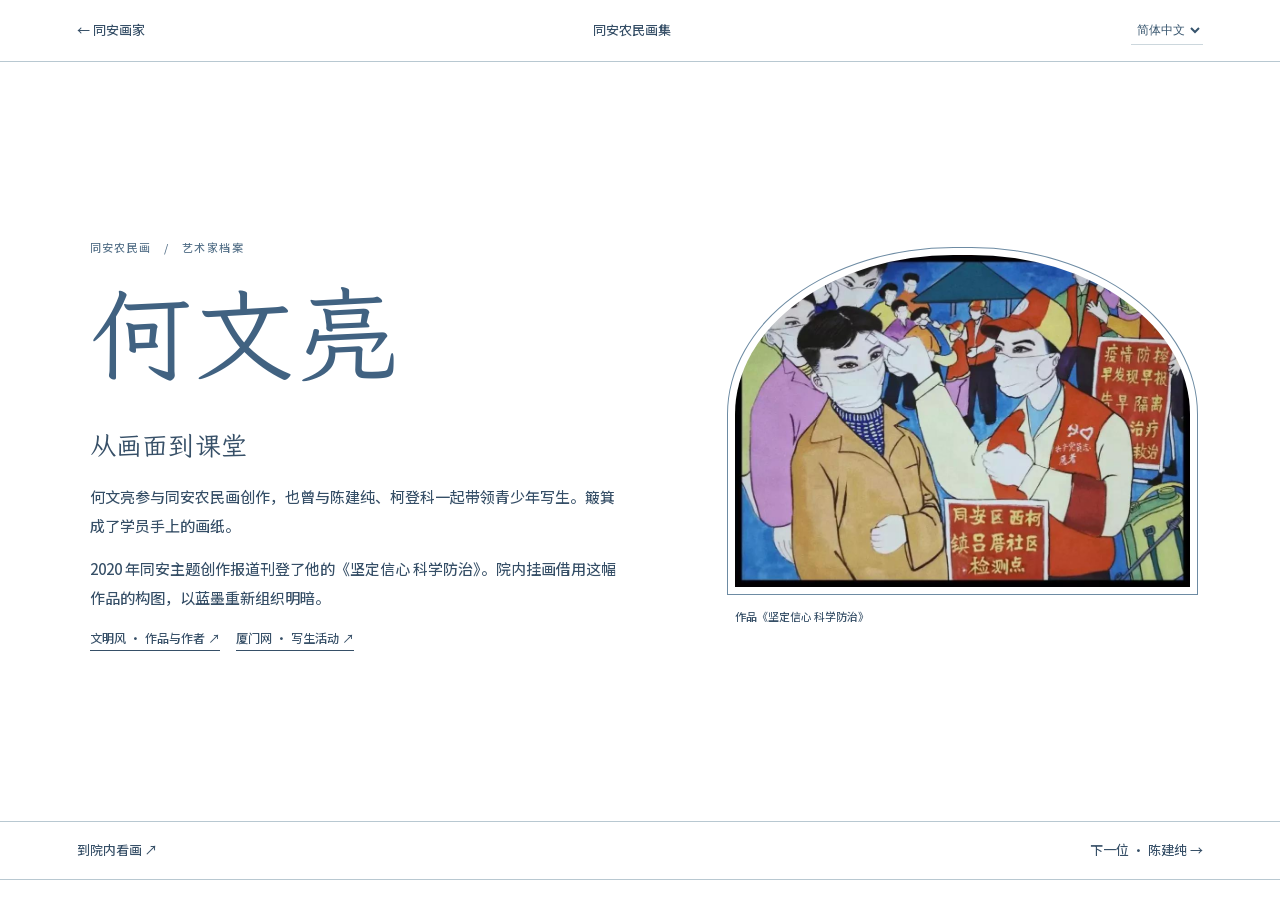
<file: artist-he-wenliang.html>
<!doctype html><html lang="zh-CN"><meta charset="utf-8"><link rel="icon" href="data:,"><meta name="viewport" content="width=device-width,initial-scale=1"><title>何文亮 · 同安画家</title><link rel="stylesheet" href="tour.css?v=gallery4"><body class="artist-bio"><header><a href="index.html#artists">← 同安画家</a><a href="index.html">同安农民画集</a><label class="language-picker"><select data-language aria-label="语言"><option lang="zh-CN" value="zh-CN">简体中文</option><option lang="zh-HK" value="zh-HK">香港繁體</option><option lang="en" value="en">English</option><option lang="ja" value="ja">日本語</option></select></label></header><main><div><small>同安农民画　/　艺术家档案</small><h1>何文亮</h1><h2>从画面到课堂</h2><p>何文亮参与同安农民画创作，也曾与陈建纯、柯登科一起带领青少年写生。簸箕成了学员手上的画纸。</p><p>2020 年同安主题创作报道刊登了他的《坚定信心 科学防治》。院内挂画借用这幅作品的构图，以蓝墨重新组织明暗。</p><div class="bio-refs"><a href="https://wmf.fjsen.com/2020-02/28/content_30195324_0.htm">文明风 · 作品与作者 ↗</a><a href="https://amoy.xmnn.cn/89/">厦门网 · 写生活动 ↗</a></div></div><figure><img src="assets/work-he-wenliang.jpg" alt="作品《坚定信心 科学防治》"><figcaption>作品《坚定信心 科学防治》</figcaption></figure></main><footer><a href="index.html#visit-2">到院内看画 ↗</a><a href="artist-chen-jianchun.html">下一位 · 陈建纯 →</a></footer><script defer src="languages.js?v=1"></script><script defer src="language-switch.js?v=1"></script></body></html>
</file>
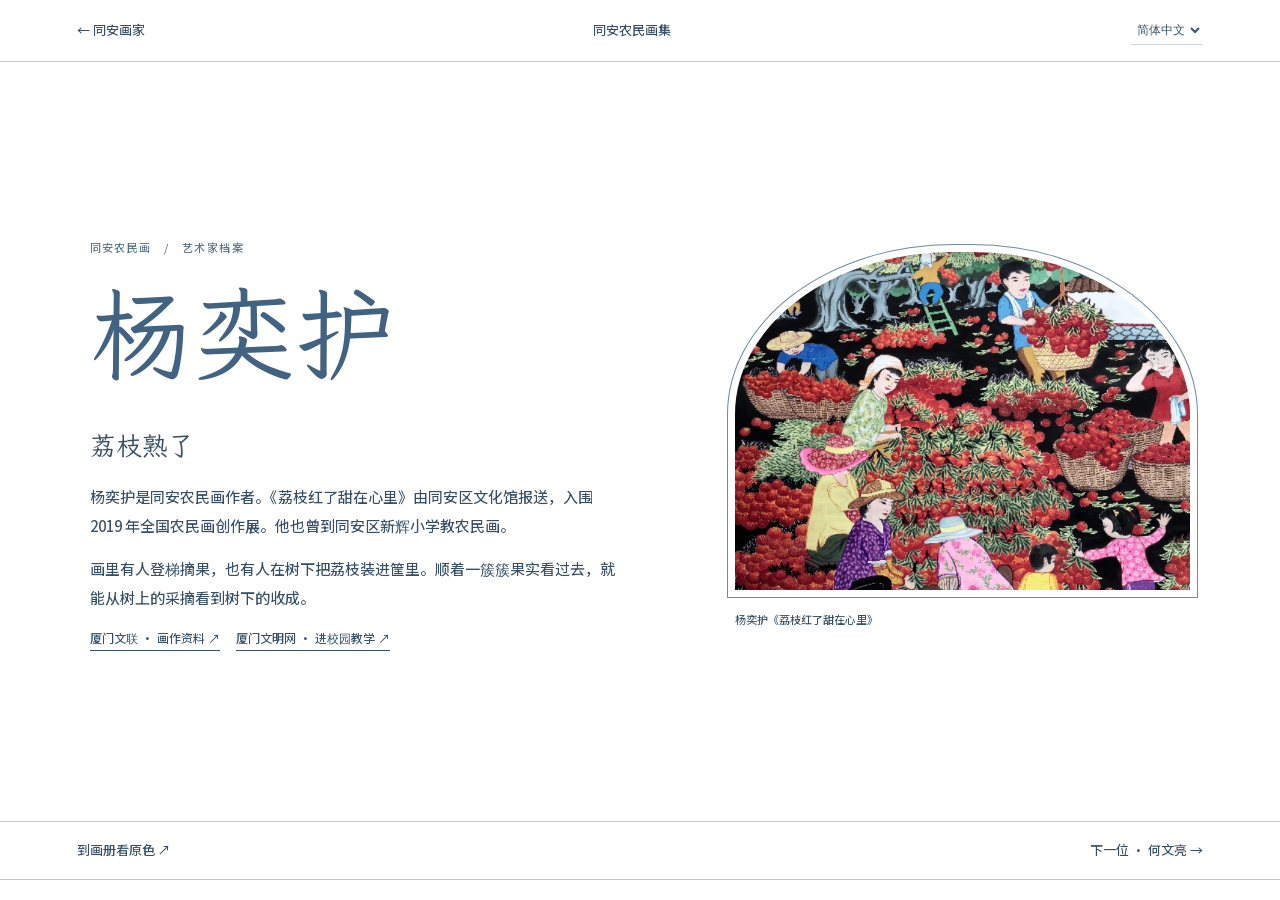
<file: artist-yang-yihu.html>
<!doctype html><html lang="zh-CN"><meta charset="utf-8"><link rel="icon" href="data:,"><meta name="viewport" content="width=device-width,initial-scale=1"><title>杨奕护 · 同安画家</title><link rel="stylesheet" href="tour.css?v=gallery4"><body class="artist-bio"><header><a href="index.html#artists">← 同安画家</a><a href="index.html">同安农民画集</a><label class="language-picker"><select data-language aria-label="语言"><option lang="zh-CN" value="zh-CN">简体中文</option><option lang="zh-HK" value="zh-HK">香港繁體</option><option lang="en" value="en">English</option><option lang="ja" value="ja">日本語</option></select></label></header>
<main>
  <div>
    <small>同安农民画　/　艺术家档案</small>
    <h1>杨奕护</h1>
    <h2>荔枝熟了</h2>
    <p>杨奕护是同安农民画作者。《荔枝红了甜在心里》由同安区文化馆报送，入围 2019 年全国农民画创作展。他也曾到同安区新辉小学教农民画。</p>
    <p>画里有人登梯摘果，也有人在树下把荔枝装进筐里。顺着一簇簇果实看过去，就能从树上的采摘看到树下的收成。</p>
    <div class="bio-refs">
      <a href="https://www.sohu.com/a/711995109_121117481">厦门文联 · 画作资料 ↗</a>
      <a href="https://xm.wenming.cn/wmfc/202401/t20240125_8409252.htm">厦门文明网 · 进校园教学 ↗</a>
    </div>
  </div>
  <figure>
    <img src="assets/journal-lychee.webp" alt="杨奕护《荔枝红了甜在心里》">
    <figcaption>杨奕护《荔枝红了甜在心里》</figcaption>
  </figure>
</main>
<footer>
  <a href="index.html#print-lychee">到画册看原色 ↗</a>
  <a href="artist-he-wenliang.html">下一位 · 何文亮 →</a>
</footer>
<script defer src="languages.js?v=artist-yang1"></script><script defer src="language-switch.js?v=1"></script></body></html>
</file>
<file: v2.css>
:root{--paper:#f3eedc;--dark:#142f29;--pink:#da527e;--orange:#de994d;--muted:#7b8877}*{box-sizing:border-box}html{scroll-behavior:smooth;scroll-padding-top:90px}body{margin:0;background:var(--paper);color:var(--dark);font-family:'Microsoft YaHei',Arial,sans-serif}button,a{-webkit-tap-highlight-color:transparent}button{font:inherit;cursor:pointer}a{color:inherit;text-decoration:none}button:focus-visible,a:focus-visible{outline:3px solid var(--pink);outline-offset:5px}header{height:90px;padding:0 5%;display:flex;align-items:center;justify-content:space-between;border-bottom:1px solid #a9b29c;position:relative;z-index:10}.logo{display:flex;gap:14px;align-items:center;font:900 38px Georgia}.logo span{font:700 20px 'SimSun',serif;border-left:1px solid #a6b29b;padding-left:14px}.logo small{display:block;font:8px Arial;letter-spacing:1.4px;margin-top:6px}nav{display:flex;gap:30px;font-size:12px}.nav-cta{font-size:12px;border-bottom:1px solid;padding:9px 0}.hero{height:810px;min-height:650px;max-height:calc(100svh - 90px);position:relative;overflow:hidden;background:radial-gradient(ellipse at 70% 60%,#e4e3c8,transparent 60%)}.hero-type{position:absolute;z-index:2;left:6%;top:15%;pointer-events:none}.hero-type a{pointer-events:auto}.overline,.section-index{font-size:10px;letter-spacing:2px}.hero h1{font:900 clamp(50px,5.5vw,87px)/1.25 'SimSun','Songti SC',serif;letter-spacing:-3px;margin:35px 0 22px}.hero h1 span{color:var(--pink)}.hero-copy{font-size:13px;line-height:2;color:#687665}.pill{display:inline-block;background:var(--dark);border-radius:40px;padding:17px 27px;color:var(--paper);font-size:12px;margin-top:20px}.hero-bottom{position:absolute;bottom:24px;left:6%;right:6%;display:flex;justify-content:space-between;font-size:9px;letter-spacing:1px;pointer-events:none}#model{position:absolute;top:0;bottom:0;left:30%;right:0;touch-action:pan-y}#model canvas{width:100%;height:100%;display:block;touch-action:pan-y}#loading{position:absolute;left:40%;top:45%;font-size:12px}#labels{position:absolute;inset:0;pointer-events:none}.model-label{position:absolute;pointer-events:auto;white-space:nowrap;background:#f5eddaed;border:1px solid #b6b89b;border-radius:2px;padding:8px 12px;font-size:10px;transform:translate(-50%,-50%);box-shadow:2px 3px 0 #253d2522}.model-label b{color:#c24e71;margin-right:8px}.model-tools{position:absolute;bottom:75px;right:6%;display:flex;gap:15px}.model-tools button{font-size:10px;background:#f6f0decc;border:1px solid #a7b59b;padding:10px}.hero-caption{position:absolute;bottom:119px;right:6%;font-size:10px;color:#697864}.side-note{position:absolute;right:22px;top:70px;writing-mode:vertical-rl;font-size:10px;letter-spacing:4px;color:#6d806b}.ribbon{padding:25px 4%;background:var(--dark);color:var(--paper);display:flex;justify-content:space-around;align-items:center;gap:20px;font:18px 'SimSun',serif}.ribbon i{color:var(--pink);font-style:normal;font-size:27px}.section{padding:110px 8%;scroll-margin-top:0}.section-index{color:#74816b;margin-bottom:45px}h2{font:700 clamp(35px,3.8vw,60px)/1.4 'SimSun','Songti SC',serif;margin:0;letter-spacing:-1px}h2 em{font-style:normal;color:var(--pink)}p{font-size:13px;line-height:2;color:#65715f}.story-grid{display:grid;grid-template-columns:1fr 1fr;gap:12%}.lead{font-size:19px;line-height:1.9;color:var(--dark);margin-top:0}.text-link{font-size:12px;border-bottom:1px solid;padding:10px 0;display:inline-block;margin-top:15px}.motif-strip{display:grid;grid-template-columns:repeat(3,1fr);margin-top:80px}.motif-strip article{padding:10px 30px;border-left:1px solid #bfc5ae}.motif-strip article:first-child{padding-left:0;border:0}.motif{height:130px;font:130px Georgia;line-height:1;color:var(--pink);margin-bottom:35px}.fish{color:#4e9499;transform:rotate(-15deg)}.people{color:#c69339}.motif-strip span{font-size:10px;color:#819077}.motif-strip h3{font:700 21px 'SimSun',serif;margin-top:20px}.motif-strip p{font-size:11px}.history{background:#dfe4ce}.section-head{display:flex;justify-content:space-between;align-items:end;gap:40px}.section-head>p{margin-bottom:10px}.history-tabs{display:flex;border-bottom:1px solid #9ba68a;margin-top:65px}.history-tabs button{background:none;border:0;color:#7d8b72;font:35px Georgia;padding:20px 30px 22px 0;margin-right:35px;position:relative;text-align:left}.history-tabs span{font:11px 'Microsoft YaHei';display:block;margin-top:10px}.history-tabs button[aria-selected=true]{color:var(--dark)}.history-tabs button[aria-selected=true]:after{content:'';position:absolute;bottom:-2px;left:0;right:15px;height:4px;background:var(--pink)}.history-body{display:grid;grid-template-columns:1fr 1fr;gap:10%;align-items:center;margin-top:50px}.history-art{height:330px;background:#2c6561;position:relative;overflow:hidden;border:9px solid #e6bf6e}.sun-shape{color:#e9b53d;font:200px Georgia;position:absolute;top:-60px;right:25px}.hill{position:absolute;border-radius:50%;width:600px;height:270px;background:repeating-radial-gradient(ellipse at center,#e15a80 0 3px,#b9446d 5px 8px);transform:rotate(-15deg);left:-60px;bottom:-170px}.hill.h2{left:170px;bottom:-200px;transform:rotate(30deg);background:repeating-radial-gradient(ellipse at center,#eddeb3 0 3px,#588c82 5px 8px)}.history-art-text{font:700 43px/1.5 'SimSun',serif;position:absolute;left:30px;top:25px;color:#f6e7b7}.history-art small{position:absolute;bottom:15px;left:20px;font-size:9px;color:#fff0d5}#era-copy h3{font:700 28px 'SimSun';margin-top:10px}#era-copy .year{font:italic 60px Georgia;color:#b34c6d}.source-link{font-size:9px;opacity:.6;display:inline-block;margin-top:25px}.course-list{margin-top:55px;border-top:1px solid #acb59d}.course{display:flex;width:100%;gap:40px;text-align:left;padding:30px 0;border:0;border-bottom:1px solid #b8c0a9;background:transparent;color:var(--dark)}.course>span{font:italic 30px Georgia;color:#bc5a77;min-width:50px}.course>div{flex:1}.course h3{font:700 25px 'SimSun';margin:0 0 13px}.course small{font-size:9px;letter-spacing:1px;color:#7d886e}.course p{max-height:0;overflow:hidden;margin:0;transition:.3s;max-width:650px}.course.active p{max-height:180px;margin-top:20px}.course b{font-weight:400;font-size:24px}.play{display:grid;grid-template-columns:1fr 1.4fr;gap:6%;background:#dce2ca;align-items:center}.play .section-index{font-size:9px}.play h2{font-size:48px}.palette{display:flex;gap:12px;margin:30px 0}.palette button{width:33px;height:33px;border-radius:50%;border:3px solid transparent}.palette .active{outline:1px solid var(--dark);border-color:#e9e4cf}.drawing-actions{display:flex;gap:15px;flex-wrap:wrap}.drawing-actions button{background:none;border:0;border-bottom:1px solid #93a083;padding:9px 0;color:var(--dark);font-size:11px}.paper-frame{background:#f7efd7;padding:20px;transform:rotate(2deg);box-shadow:12px 15px 0 #abb59b55}.paper-frame svg{width:100%;background:#ede2bf;display:block;cursor:crosshair}.paper-frame>span{display:block;font-size:8px;letter-spacing:2px;padding-top:15px;color:#8b9275}.filters{display:flex;gap:10px;margin:40px 0 30px}.filters button{border:1px solid #abb59e;border-radius:30px;background:none;padding:10px 18px;font-size:11px;color:var(--dark)}.filters .selected{background:var(--dark);color:var(--paper)}.event-grid{display:grid;grid-template-columns:repeat(3,1fr);gap:25px}.event-card .poster{height:270px;position:relative;overflow:hidden;padding:25px;color:#f6e8bf}.poster strong{font:700 35px/1.4 'SimSun',serif;position:relative;z-index:1}.poster:after{content:'✺';font:250px Georgia;position:absolute;right:-30px;bottom:-95px;color:#e5b94e}.poster.p1{background:repeating-linear-gradient(45deg,#286763 0 3px,#326e69 3px 24px)}.poster.p2{background:#d04d76}.poster.p2:after{content:'✳';color:#f0dca9;bottom:-50px}.poster.p3{background:#508fa0}.poster.p3:after{content:'♧';color:#233f35;bottom:-60px}.event-card .event-meta{font-size:9px;color:#b24b6d;margin-top:22px;letter-spacing:1px}.event-card h3{font:700 22px 'SimSun'}.event-card p{font-size:11px}.event-card button{background:none;border:0;border-bottom:1px solid #75876c;padding:10px 0;color:var(--dark);font-size:11px}.interest-summary{margin-top:30px;font-size:11px;color:#718366}.location{display:grid;grid-template-columns:1fr 1.2fr;gap:9%;background:#e3e6d4;align-items:center}.location .lead{margin-top:35px}.fine{font-size:10px;opacity:.7}.town-map{height:430px;position:relative;background:#d0d7bd;overflow:hidden}.map-road{position:absolute;background:#efe9d5;width:45px;height:600px;left:45%;top:-70px;transform:rotate(24deg)}.r2{transform:rotate(-62deg);left:55%;top:-80px}.north{position:absolute;top:15px;left:20px;font:14px Georgia}.block{position:absolute;border:0;color:#3e624f;background:#b8c5a4;font:700 16px 'SimSun';padding:22px;transition:.2s}.block:hover{background:#f0dcae;transform:translateY(-3px)}.block small{display:block;font:9px 'Microsoft YaHei';margin-top:10px}.historic{right:15px;top:30px;transform:rotate(-5deg)}.resident{left:15px;top:98px;transform:rotate(5deg)}.shops{bottom:74px;left:20px;transform:rotate(-8deg)}.public{right:15px;bottom:62px;transform:rotate(6deg)}.map-em{position:absolute;left:45%;top:42%;background:var(--pink);color:#faecd0;padding:17px;font:700 26px Georgia;transform:rotate(-8deg);box-shadow:6px 8px 0 #183c3233;text-align:center}.map-em small{font:9px 'Microsoft YaHei';display:block;margin-top:7px}#zone-detail{position:absolute;bottom:0;width:100%;padding:12px 20px;background:#f1eddcd9;font-size:10px;line-height:1.6;margin:0;min-height:49px}.closing{text-align:center;background:var(--dark);color:#efe6ca;padding:100px 20px}.closing p{color:#b5bea3;font-size:12px}.closing h2{font-size:80px;margin:30px 0}.closing .pill{background:#ebd8aa;color:var(--dark)}footer{display:flex;padding:45px 6%;align-items:center;justify-content:space-between}footer p{font-size:11px}footer small{font-size:8px}footer>a:last-child{font-size:11px}#toast{position:fixed;bottom:35px;left:50%;transform:translateX(-50%);padding:15px 25px;background:var(--dark);color:var(--paper);font-size:12px;z-index:30;opacity:0;pointer-events:none;transition:.3s}#toast.show{opacity:1}@media(min-width:1700px){.section{padding-left:15%;padding-right:15%}}@media(max-width:850px){header{height:75px;padding:0 5%}nav{display:none}.logo{font-size:30px}.logo span{font-size:17px}.nav-cta{font-size:10px}.hero{max-height:none;height:900px}.hero-type{top:45px}.hero h1{font-size:58px;margin-top:20px}.hero-copy{font-size:12px}#model{top:300px;left:0;right:0;bottom:80px}.hero-bottom{font-size:7px;bottom:20px}.hero-bottom span:first-child{display:none}.hero-bottom{justify-content:center}.side-note{display:none}.hero-caption{bottom:103px;right:7%}.model-tools{bottom:55px;left:6%;right:6%;justify-content:center}.ribbon{font-size:12px;flex-wrap:wrap;gap:12px;padding:20px}.ribbon i{font-size:18px}.section{padding:70px 7%}.section-index{font-size:8px;margin-bottom:30px}.story-grid,.history-body,.play,.location{grid-template-columns:1fr;gap:35px}h2{font-size:38px}.lead{font-size:17px}.motif-strip{margin-top:45px;grid-template-columns:1fr}.motif-strip article{border:0;border-top:1px solid #bbc2ac;padding:30px 0;display:grid;grid-template-columns:90px 1fr;column-gap:20px}.motif-strip article:first-child{padding-top:25px}.motif{grid-row:span 3;height:80px;font-size:85px;margin:0}.motif-strip h3{font-size:20px;margin:12px 0 0}.motif-strip p{margin-bottom:0}.section-head{display:block}.section-head p{margin-top:25px}.history-tabs{margin-top:25px}.history-tabs button{font-size:27px;margin-right:10px;padding-right:15px}.history-tabs span{font-size:10px}.history-art{height:280px}.course{gap:14px}.course>span{min-width:30px;font-size:24px}.course h3{font-size:21px;line-height:1.5}.course small{font-size:8px}.play h2{font-size:38px}.paper-frame{margin-top:10px}.event-grid{grid-template-columns:1fr}.event-card{margin-bottom:25px}.event-card .poster{height:270px}.filters{gap:6px;flex-wrap:wrap}.filters button{padding:9px 13px}.town-map{height:400px}.block{padding:18px 12px;font-size:14px}.closing{padding:70px 15px}.closing h2{font-size:50px}footer{gap:20px;flex-wrap:wrap}footer p{font-size:9px}}@media(prefers-reduced-motion:reduce){html{scroll-behavior:auto}*{transition:none!important}}
</file>
<file: atelier.css>
.hero{isolation:isolate;color:#fff2d4;background:#10241a;height:clamp(580px,56vw,860px);min-height:0;max-height:none}.hero-type{top:12%;left:5.5%}.hero h1{font-size:clamp(48px,5.4vw,88px);text-shadow:0 2px 16px #091b1880}.hero h1 span{color:#f47f9b}.hero-copy{color:#f5e9ca}.hero .pill{background:#f8e8c4;color:#17392c}.hero-bottom{z-index:4;color:#fff1d5;text-shadow:0 1px 5px #132317}.hero-bottom a{pointer-events:auto}#model{position:absolute;inset:0;z-index:-2;background:#10241a url(assets/hero-art-v3.png) center/cover no-repeat}#model canvas{touch-action:pan-y}.hero:after{content:'';position:absolute;inset:0;background:linear-gradient(90deg,#0c2119a8,transparent 44%),linear-gradient(0deg,#09180df0,transparent 12%);z-index:-1;pointer-events:none}.stage-pins{pointer-events:none;position:absolute;inset:0}.pin{position:absolute;pointer-events:auto;font-size:12px;color:#fff6df;text-shadow:0 1px 4px #000;background:#153125de;border:1px solid #dfc58e;border-radius:22px;padding:5px 12px 5px 5px}.pin span{display:inline-grid;place-items:center;background:#e8c58c;color:#182e22;border-radius:100%;width:23px;height:23px;margin-right:5px}.pin-a{left:68%;top:35%}.pin-b{left:57%;top:71%}.stage-tools{position:absolute;bottom:58px;right:5.5%;display:flex;gap:7px}.stage-tools button{background:#11281de6;border:1px solid #ddc38e;color:#ffefca;padding:10px 15px;border-radius:20px;font-size:11px}.motif-strip[hidden]{display:none}.archive{margin:60px 0}.feature-case,.concept-intro{display:grid;grid-template-columns:1.4fr 1fr;gap:7%;align-items:center}.archive h3{font:700 28px/1.5 SimSun,serif;margin:15px 0}.archive small,.concept-intro small{font-size:11px;color:#945234;letter-spacing:2px}.archive figure,.archive-history,.concept-intro figure{margin:0}.zoom-photo{display:block;border:0;padding:0;background:transparent;width:100%;cursor:zoom-in}.zoom-photo img{display:block;width:100%;height:auto}.archive figcaption,.archive-history figcaption,.concept-intro figcaption{font-size:10px;line-height:1.6;color:#717866;padding:10px 0}.feature-case figure{padding:14px 14px 0;background:#e8dec4}.case-pair{display:grid;grid-template-columns:1fr 1fr;gap:5%;margin-top:65px}.case-pair img{height:clamp(180px,24vw,360px);object-fit:cover}.concept-intro{background:#193a31;color:#f4e8c8;padding:25px;margin:70px 0 0}.concept-intro small,.concept-intro p,.concept-intro figcaption{color:#eadfc5}.concept-intro h2{margin-top:24px}.concept-intro em{color:#ff97ab}#photo-view{border:0;padding:16px;background:#eee6d0;max-width:90vw;color:#17392c}#photo-view::backdrop{background:#081b19dd}#photo-view img{display:block;max-width:85vw;max-height:75vh;margin:auto}#photo-close{float:right;margin-bottom:8px;border:1px solid;background:transparent;padding:7px 12px}#photo-view p{clear:both;margin:8px 0 0}.ribbon{border-top:1px solid #cec5a1}.hero-type{max-width:38%}@media(max-width:850px){.hero{height:760px}.hero-type{top:26px;max-width:94%}.hero h1{font-size:44px;margin:16px 0}.hero-copy{line-height:1.6}.hero .pill{margin-top:4px;padding:12px 17px}#model{inset:275px 0 40px;background-position:68% center}.hero:after{background:linear-gradient(180deg,#10241a 27%,transparent 48%,transparent 85%,#10241a)}.stage-tools{bottom:35px}.hero-bottom{bottom:12px}.pin-a{left:56%;top:52%}.pin-b{left:30%;top:74%}.case-pair,.feature-case,.concept-intro{grid-template-columns:1fr;gap:25px}.case-pair article+article{margin-top:25px}.archive{margin:35px 0}.concept-intro{padding:18px;margin:40px 0}.case-pair img{height:auto}}
</file>
<file: exhibition.css>
:root{--night:#16181b;--light:#eeeadf;--brass:#ddbf92;--rule:#454649;--paper:#efece3;--dark:#242a29;--pink:#9c7563}body,header,footer{background:var(--night);color:var(--light)}header{height:74px;border-color:var(--rule)}header nav{font-size:13px}.nav-cta,.entry-link{color:var(--brass)}.room-hero{display:grid;grid-template-columns:minmax(230px,.82fr) minmax(0,2fr);align-items:center;gap:3vw;padding:36px 4vw 42px 6vw;max-width:1900px;margin:auto;border-bottom:1px solid var(--rule)}.eyebrow,.archive-note{font-size:11px;letter-spacing:.12em;color:var(--brass)}.exhibit-title h1{font:500 clamp(70px,7.3vw,118px)/1.08 'STZhongsong','SimSun',serif;letter-spacing:.055em;margin:30px 0 20px}.exhibit-title h1 i{font-style:normal;color:#dec7a1}.exhibit-title .subtitle{font:500 clamp(18px,1.7vw,27px) 'SimSun',serif;color:var(--light)}.exhibit-title p{color:#bbbcb8;font-size:14px;line-height:1.95}.entry-link{display:inline-flex;border-bottom:1px solid #887e6c;font-size:13px;padding:9px 0;margin-top:15px}.room-window{height:clamp(480px,72vh,740px);position:relative;background:radial-gradient(ellipse at 49% 54%,#4c4e59,#292d35 63%,#222529);border:1px solid #373a3d;isolation:isolate}.room-window #model{inset:0 0 55px;z-index:0;background:none;cursor:grab;touch-action:pan-y}.room-window #model:active{cursor:grabbing}#room-status{position:absolute;top:48%;width:100%;text-align:center;color:#ece1c8;font-size:13px}.camera-bar{position:absolute;bottom:0;left:22px;right:22px;height:55px;border-top:1px solid #ffffff29;display:flex;align-items:center;justify-content:space-between;color:#d7d6d0;font-size:11px}.camera-bar>span:before{content:'↔';margin-right:9px}.camera-bar button,.archive-filters button{color:#cccecb;border:0;background:none;font-size:12px;padding:7px 15px}.camera-bar button[aria-pressed=true],.archive-filters button[aria-pressed=true]{background:#dfcbab;color:#242627}.section{padding:clamp(60px,7vw,115px) max(7vw,calc((100vw - 1320px)/2))}.section h2{font-size:clamp(33px,3.5vw,58px);font-weight:500;line-height:1.35}.section p{font-size:14px;line-height:1.95}.section-index{color:#a69a87;margin-bottom:30px}.story,.play,.location{background:#eeeadf;color:#232c29}.story-grid{grid-template-columns:.8fr 1.2fr;gap:8%}.history,.studio,.events{background:var(--night);color:var(--light)}.history,.studio{border-bottom:1px solid var(--rule)}.history p,.studio p,.events p{color:#c2c2bc}.history-tabs{margin-top:30px;border-color:var(--rule)}.history-tabs button{color:#a8aba3}.history-tabs button[aria-selected=true],#era-copy .year,.course>span,.event-card button,.event-card .event-meta,.interest-summary{color:var(--brass)}.history-tabs button[aria-selected=true]:after{background:var(--brass);height:2px}.archive-history figcaption,.source-link{color:#b4b5ab}.source-link{opacity:1}.archive-filters{display:flex;gap:6px;margin:26px 0 22px;padding-bottom:18px;border-bottom:1px solid var(--rule)}.archive-wall{display:grid;grid-template-columns:repeat(3,minmax(0,1fr));gap:30px 22px}.archive-item{border:0;background:none;text-align:left;padding:0;color:inherit}.archive-item img{width:100%;aspect-ratio:1.65;object-fit:cover;display:block;transition:transform .25s}.archive-item:hover img{transform:translateY(-4px)}.archive-item small{display:block;margin:14px 0 8px;font-size:10px;color:var(--brass)}.archive-item strong{font:500 21px 'SimSun',serif}.archive-note{margin:22px 0;color:#acada6}.concept-intro{background:#27292c;margin-top:70px}.course{color:var(--light);border-color:var(--rule);padding:22px 0}.course small{color:#b9bcb6}.filters button{color:var(--light);border-color:#62645a}.filters .selected{background:var(--brass);color:var(--night)}.paper-frame{transform:none}.gallery-dialog{width:min(1100px,95vw);max-height:90svh;background:#202226!important;color:var(--light)!important;padding:24px!important}.gallery-dialog .detail-grid{display:grid;grid-template-columns:1.6fr 1fr;clear:both;gap:26px;align-items:center}.gallery-dialog .detail-grid img{max-width:100%!important;max-height:70vh!important}.gallery-dialog h3{font:400 30px/1.3 'SimSun',serif}.gallery-dialog p{color:#c6c7be;font-size:14px}.gallery-dialog small,.gallery-dialog a{color:var(--brass);font-size:12px}.gallery-dialog #photo-close{color:var(--light);border-color:#686860}footer p{color:#b4b7b0}@media(max-width:850px){.room-hero{grid-template-columns:1fr;padding:30px 5% 26px;gap:22px}.exhibit-title{position:relative}.exhibit-title h1{font-size:48px;margin:12px 0 8px}.exhibit-title h1 br{display:none}.exhibit-title p:not(.subtitle){display:none}.exhibit-title .subtitle{font-size:17px;margin:0}.entry-link{position:absolute;right:0;bottom:0}.room-window{height:clamp(340px,94vw,500px)}.room-window #model{inset:0 0 48px}.camera-bar{height:48px;left:12px;right:12px}.camera-bar button{padding:7px 10px}.archive-wall{grid-template-columns:repeat(2,minmax(0,1fr));gap:20px 13px}.archive-item strong{font-size:17px}.story-grid,.gallery-dialog .detail-grid{grid-template-columns:1fr}.gallery-dialog .detail-grid img{max-height:45vh!important}.section{padding:58px 6%}}
.room-hero{grid-template-columns:minmax(210px,.70fr) minmax(0,1.7fr);max-width:1350px;padding-top:20px;padding-bottom:24px}.room-window{height:clamp(565px,80svh,980px);border:0;background:radial-gradient(ellipse at 51% 48%,#262e29 0,#1a1e1d 44%,#16181b 76%)}.camera-bar{left:14%;right:14%}.exhibit-title p{max-width:25em}.room-window #model{inset:0 0 46px}.camera-bar{height:45px}@media(max-width:850px){.room-hero{grid-template-columns:1fr;padding:22px 5%}.room-window{height:clamp(480px,134vw,690px)}.camera-bar{left:0;right:0}}
</file>
<file: studio-story.css>
.room-hero{--accent:#f6a68d;display:grid;grid-template-columns:minmax(255px,.81fr) minmax(0,1.44fr);gap:0 4%;align-items:center;max-width:none;padding:25px max(6%,calc((100vw - 1510px)/2)) 20px;background:radial-gradient(ellipse at 73% 36%,#283c33 0,transparent 53%),#17221e;color:#f2e9d8}
header{background:#17221e;border-color:#415249}
.exhibit-title{max-width:485px}.exhibit-title .eyebrow,.concept-lede .eyebrow{font-size:11px;color:#d1ba91;letter-spacing:.12em}
.exhibit-title h1{font:500 clamp(70px,8.25vw,142px)/1.03 'STZhongsong','Songti SC','SimSun',serif;letter-spacing:-.055em;margin:32px 0 42px}.exhibit-title h1 i{display:block;color:var(--accent);font-style:normal}
.episode-copy{min-height:148px;max-width:25em}.episode-copy small,.book-text small,.scroll-case small{font-size:11px;letter-spacing:.13em;color:var(--accent)}.episode-copy h2{font:500 clamp(23px,2.2vw,36px)/1.45 'SimSun',serif;margin:8px 0}.exhibit-title .episode-copy p{display:block;font-size:14px;line-height:1.9;color:#d3d8ca;margin:7px 0}.entry-link{position:static;margin-top:12px;font-size:13px;color:#f3d6af}.entry-link span{padding-left:22px}
.room-window{height:clamp(450px,70svh,820px);background:transparent;border:0}.room-window #model{inset:0 0 42px}.camera-bar{left:8%;right:8%;font-size:11px}.camera-bar button{border-radius:25px}
.episode-controls{grid-column:1/-1;display:flex;align-items:center;gap:4%;margin-top:18px}.episode-stops{flex:1;display:grid;grid-template-columns:repeat(4,1fr);gap:16px}.episode-stops button,#play-story{background:transparent;border:0;color:#b4c2b8;text-align:left;font:italic 13px Georgia,serif;position:relative}.episode-stops button{padding:12px 0 4px;border-top:1px solid #647068}.episode-stops button b{font:400 13px 'Microsoft YaHei',sans-serif;display:inline-block;margin-left:7px}.episode-stops button[aria-pressed=true]{color:#ffd8be;border-color:var(--accent)}.episode-stops button[aria-pressed=true]:before{content:'';position:absolute;background:var(--accent);height:3px;top:-2px;left:0;width:var(--played,0%)}#play-story{font:12px 'Microsoft YaHei',sans-serif;border:1px solid #7a887e;padding:9px 14px;border-radius:24px;color:#e4e5d6;white-space:nowrap}
.scene-plate{position:absolute;inset:0;display:grid;place-content:center;justify-items:center;background:#20342c;overflow:hidden}.scene-plate[hidden]{display:none}.scene-plate figure{margin:0;width:100%;height:100%;display:grid;align-content:center;justify-items:center;padding:5%}.scene-plate figure img{max-width:100%;max-height:53vh;object-fit:contain;box-shadow:0 15px 36px #0a181977}.scene-plate figcaption,.scene-plate>small{color:#d9c7a6;font:italic 12px Georgia,serif;letter-spacing:.04em;text-align:center;margin:16px 0}.scene-plate:not([hidden]){animation:scene-in .65s ease both}#paint-plate{background:radial-gradient(ellipse at top right,#684a43,#2e292b 65%)}#product-plate{display:block;background:radial-gradient(ellipse at 55% 30%,#4c5850,#24342d 70%)}#product-plate[hidden]{display:none}#screen-model{position:absolute;inset:0 0 44px;display:grid;place-items:center;color:#e2d5c2}#screen-model canvas{width:100%;height:100%;display:block}#product-plate>small{position:absolute;bottom:5px;left:0;right:0}#return-plate{background:#e6e0d1;color:#253d33;gap:25px;padding:6%}#return-plate img{max-width:100%;max-height:24vh;mix-blend-mode:multiply}.loop-story{text-align:center}.loop-story span{font-size:12px;letter-spacing:.22em}.loop-story strong{display:block;font:500 clamp(34px,5vw,78px)/1.4 'SimSun',serif}.loop-story div{display:flex;align-items:center;justify-content:center;gap:0}.loop-story i{font-style:normal;font-size:12px;padding:9px 6px}.loop-story i+i:before{content:'→';margin-right:12px;color:#99543c}
@keyframes scene-in{from{opacity:0;transform:translateY(12px)}to{opacity:1;transform:translateY(0)}}.episode-copy.changing{animation:scene-in .45s ease}.concept-chapter{background:#f2ecdc;color:#27372f}.concept-lede{display:grid;grid-template-columns:1.1fr .9fr;align-items:end;gap:10%}.concept-lede .eyebrow{color:#826149}.concept-lede h2{font-weight:500;font-size:clamp(36px,4.4vw,72px);line-height:1.22;letter-spacing:-.035em;margin:18px 0 0}.concept-lede h3{margin:0;font:500 21px 'SimSun',serif}.concept-lede p{margin:8px 0 0;color:#48594c}
.concept-book{margin-top:38px;background:#fbf8ed;border:1px solid #cecbb9}.book-nav{display:grid;grid-template-columns:repeat(4,1fr)}.book-nav button,.book-foot button,#journal-view button{font:inherit;cursor:pointer}.book-nav button{border:0;border-bottom:1px solid #d5d0c0;background:#e7e3d4;color:#404d43;padding:15px 6px;font-size:14px}.book-nav button[aria-pressed=true]{background:#28473b;color:#f6eedb}.book-nav button+button{border-left:1px solid #c9c6b5}#concept-panel{display:grid;grid-template-columns:1fr 1.2fr;gap:7%;padding:clamp(24px,4vw,65px);align-items:center;min-height:315px}.book-text small,.scroll-case small{color:#8a543e}.book-text h3,.scroll-case h3{font:500 clamp(25px,2.4vw,41px)/1.35 'SimSun',serif;margin:12px 0}.book-text p{margin:8px 0;color:#34453a}.book-text p:last-child{color:#685b4a}#concept-panel figure{margin:0}#book-image{width:100%;max-height:220px;object-fit:contain;mix-blend-mode:multiply}#concept-panel figcaption{font-size:11px;color:#706e61;text-align:center;margin-top:12px}.book-foot{display:flex;justify-content:space-between;align-items:center;gap:10px;padding:14px clamp(18px,4vw,65px);border-top:1px solid #d5d0c0}.book-foot button,#journal-view button{background:none;border:none;color:#334e3f;padding:5px 0;font-size:13px}.book-foot button:hover{text-decoration:underline}#journal-view{width:min(1100px,95vw);max-height:90svh;padding:20px;background:#f8f6ee;color:#28382e;border:0}#journal-view::backdrop{background:#102219d9}#journal-view>div{display:flex;align-items:center;justify-content:space-between}#journal-view a{display:inline-block;color:#72533e;font-size:13px;border-bottom:1px solid;margin:12px 0}#journal-view img{width:100%;display:block}
.scroll-case{display:grid;grid-template-columns:1fr 1fr;align-items:center;gap:5%;margin:30px 0 40px;padding:clamp(16px,3vw,42px);background:#263930;color:#eee7d9}.scroll-case img{width:100%}.scroll-case small{color:#e4bca2}.scroll-case a{font-size:12px;color:#f3c4a6;border-bottom:1px solid}.archive-item img[src*="journal-"]{object-fit:contain;background:#252a27}.section.story{border-top:1px solid #c6c8bd}.archive-note{line-height:1.8}
@media(max-width:850px){.room-hero{padding:20px 5% 23px;grid-template-columns:1fr;gap:0}.exhibit-title{max-width:none}.exhibit-title h1{font-size:clamp(50px,9vw,72px);margin:13px 0 16px}.exhibit-title h1 i{display:inline}.episode-copy{min-height:94px;max-width:38em}.episode-copy h2{font-size:22px;margin:5px 0}.exhibit-title .episode-copy p{font-size:12px;line-height:1.7}.entry-link{margin:0;padding:2px 0;font-size:11px}.room-window{height:clamp(345px,99vw,560px);margin-top:15px}.camera-bar{left:0;right:0}.episode-controls{margin-top:12px;gap:8px}.episode-stops{gap:5px}.episode-stops button b{margin-left:3px;font-size:11px}.episode-stops button{font-size:10px}#play-story{font-size:10px;padding:7px}.concept-lede,#concept-panel,.scroll-case{grid-template-columns:1fr;gap:22px}#concept-panel{min-height:370px}.book-nav button{font-size:12px}.scroll-case img{max-height:300px;object-fit:contain}.scene-plate figure img{max-height:39vh}.scene-plate figcaption{font-size:10px}.exhibit-title .eyebrow{font-size:10px}}
@media(prefers-reduced-motion:reduce){*,*:before{animation-duration:.001ms!important;scroll-behavior:auto!important}}


.camera-bar[hidden]{display:none}.fold-control{position:absolute;bottom:42px;left:50%;transform:translateX(-50%);display:flex;align-items:center;white-space:nowrap;font-size:12px;color:#f1ddbd;background:#203229d9;padding:6px 12px;border-radius:20px}.fold-control input{width:90px;accent-color:#f6ac90}.fold-control[hidden]{display:none}#studio .archive-item strong{line-height:1.4}#concept,#studio{scroll-margin-top:0}
</file>
<file: bench.css>
:root{--ink:#2a332d;--rouge:#99452f;--sand:#f7f2e5}
#concept{height:345svh;position:relative;background:var(--sand);color:var(--ink);scroll-margin:0}html{scroll-padding-top:0}
.bench-sticky{position:sticky;top:0;height:100svh;min-height:520px;display:flex;flex-direction:column;padding:clamp(15px,3.6vh,50px) max(5.5vw,calc((100vw - 1510px)/2));overflow:hidden}
.bench-mast,.bench-nav{display:flex;align-items:center;justify-content:space-between;border-bottom:1px solid #736f5c65;padding-bottom:13px;font:12px/1.5 'Microsoft YaHei',sans-serif;letter-spacing:.14em}.bench-mast span:first-child{font-weight:650}.bench-mast i{color:var(--rouge);padding:0 .6em}.bench-layout{flex:1;min-height:0;display:grid;grid-template-columns:minmax(0,.75fr) minmax(0,1.3fr);gap:6%;align-items:center;padding:22px 0}.bench-copy{max-width:31em}.bench-copy small{font-size:12px;letter-spacing:.16em;color:var(--rouge)}.bench-copy h2{font:500 clamp(43px,4.75vw,88px)/1.22 'STZhongsong','SimSun',serif;margin:18px 0 25px;letter-spacing:-.055em}.bench-copy em{color:var(--rouge);font-style:normal}.bench-copy p{font:15px/1.95 'Microsoft YaHei',sans-serif;color:#475247;max-width:29em}.bench-action{font-size:13px;font-weight:600;margin-top:30px}.bench-visual{position:relative;height:100%;max-height:640px;min-height:0;isolation:isolate;background-color:#e5dcc6;background-image:repeating-linear-gradient(94deg,transparent 0 7px,#87724809 8px 9px)}.bench-scene{position:absolute;inset:0;display:grid;align-content:center;justify-items:center;overflow:hidden}.bench-scene[hidden]{display:none!important}.edition-paper{background:#f9f6eb;padding:3% 3% 1.8%;box-shadow:1px 12px 22px #41351e36;transform:rotate(-3deg);width:min(83%,64vh);position:relative}.paper-meta{display:flex;align-items:center;justify-content:space-between;font:10px/1.4 Georgia,'Microsoft YaHei',serif;letter-spacing:.09em}.paper-meta:first-child{padding-bottom:2%}.paper-meta:last-child{padding-top:2%}.print-field,.proof-art{position:relative;aspect-ratio:745/553;isolation:isolate;overflow:hidden;background:#ebcfac}.print-field img{width:100%;height:100%;object-fit:cover;position:absolute;inset:0}.underprint{filter:grayscale(1) sepia(.45) contrast(.8);mix-blend-mode:multiply}.overprint{clip-path:inset(0 calc(100% - var(--ink-pos,58%)) 0 0)}.print-field input{position:absolute;inset:0;width:100%;height:100%;margin:0;opacity:0;cursor:ew-resize;touch-action:pan-y}.print-field:focus-within{outline:3px solid #a9442c;outline-offset:4px}.ruler-handle{position:absolute;left:var(--ink-pos,58%);top:0;bottom:0;border-left:2px solid #ffe9c7;pointer-events:none}.ruler-handle b{position:absolute;top:50%;left:0;transform:translate(-50%,-50%);border-radius:50%;width:34px;height:34px;display:grid;place-items:center;background:#faf0d7;color:#402d21;font:700 19px Georgia;box-shadow:0 2px 7px #33291b66}
.bench-nav{border:0;border-top:1px solid #736f5c65;padding:14px 0 0;gap:7%}.bench-page{font:italic 25px Georgia;color:var(--rouge)}.bench-page i{font-size:13px;color:#645f51}.bench-nav>div{display:flex;flex:1;gap:14px}.bench-nav button{flex:1;text-align:left;padding:10px 0;border:none;border-top:2px solid #b8b5a5;background:none;color:#575e53;font-size:13px}.bench-nav button[aria-current=step]{color:var(--rouge);border-color:var(--rouge);font-weight:bold}
#concept #product-plate{position:absolute;inset:0;background:radial-gradient(ellipse at center,#546451,#263d33);display:grid}#concept #screen-model{inset:4% 3% 10%}#concept #product-plate>small{bottom:2%;font-size:12px}#concept .fold-control{bottom:9%}
.dispatch-scene{background:#aabbb0}.ticket{position:relative;background:#faf4dc;padding:5%;width:min(68%,43vh);color:#354d40;box-shadow:0 11px 22px #344c3b36;transform:rotate(3deg);margin-bottom:10px}.ticket-head,.ticket-line{display:flex;justify-content:space-between;align-items:center;font-size:11px;gap:8px}.ticket-head{border-bottom:1px dashed #978e79;padding-bottom:8px}.ticket img{width:100%;height:clamp(70px,15vh,145px);object-fit:cover;margin:12px 0 0}.ticket h3{font:500 25px 'SimSun',serif;margin:9px 0}.ticket-line{border-top:1px solid #c9c4ad;padding:6px 0}.seal{position:absolute;right:0;top:35%;transform:translateX(24%) rotate(-11deg);border:3px double #a33c30;color:#a33c30;background:#f9ebd6;font:bold 17px 'SimSun',serif;padding:7px 11px}.bench-options{position:relative;display:flex;gap:3px;padding:3px;background:#293c32;border-radius:30px;margin-top:8px}.bench-options button{border:0;background:none;color:#f1e8d3;border-radius:22px;font-size:12px;padding:8px 14px}.bench-options button[aria-pressed=true]{background:#f2e6cb;color:#24352a}.feedback-scene{background:#d4b7a3}.proof-paper{transform:rotate(2deg);width:min(70%,49vh);margin-bottom:15px}.proof-art{background:url('assets/journal-lychee.webp') 50% 50% / 100% auto;transition:background-size .8s,background-position .8s}.revised .proof-art{background-size:185% auto;background-position:34% 42%}.bench-scene.arriving{animation:bench-wipe .8s cubic-bezier(.2,.7,.18,1) both}.bench-scene.arriving .edition-paper,.bench-scene.arriving .ticket{animation:paper-down .8s ease-out}@keyframes bench-wipe{from{clip-path:inset(0 100% 0 0)}to{clip-path:inset(0)}}@keyframes paper-down{from{translate:5% -2%}to{translate:0 0}}
.room-window{animation:bench-wipe 1.15s ease-out}.room-hero .entry-link{padding:12px 21px;background:#e9cc9e;border-radius:25px;color:#203228;border:0}
@media(max-width:750px){#concept{height:300svh}.bench-sticky{padding:12px 5%;min-height:420px}.bench-mast{font-size:10px;padding-bottom:7px}.bench-layout{display:flex;flex-direction:column;align-items:stretch;padding:12px 0;gap:10px}.bench-copy{max-width:none}.bench-copy h2{font-size:clamp(27px,7vw,43px);margin:4px 0}.bench-copy h2 br{display:none}.bench-copy p{font-size:12px;line-height:1.6;max-width:none;margin:6px 0}.bench-action{font-size:11px;margin:7px 0 0}.bench-visual{flex:1}.edition-paper{width:min(80%,41svh)}.bench-nav{gap:10px;padding-top:5px}.bench-nav>div{gap:6px}.bench-nav button{font-size:11px}.bench-page{font-size:17px}.ticket{width:min(66%,35svh);padding:3%}.ticket img{height:10svh}.ticket-line{font-size:9px}.bench-options button{padding:5px 12px}.proof-paper{width:min(68%,33svh)}}
@media(max-height:550px){#concept{height:auto}.bench-sticky{position:relative;height:auto;min-height:500px}.bench-visual{min-height:255px}.bench-layout{min-height:350px}.edition-paper{width:min(68%,320px)}}
</file>
<file: courtyard.css>
:root{--line:#bdd7e8;--navy:#194e79;--blue:#2968a2;--wash:#eef6fb;--night:#fff;--light:#184e77;--brass:#2968a2;--paper:#fff;--dark:#153d5c;--accent:#266ba5;--ink:#184870;--sand:#f8fbfd;--rouge:#2467a4;--rule:#c0d8e8;--pink:#2b75ad}
body,header,footer{color:var(--navy);background:white}header{height:74px;border-color:var(--line)}.logo{color:var(--blue)}.logo span{border-color:var(--line)}.nav-cta,header nav a{color:var(--navy)}
.court-hero{padding:clamp(24px,3.8vw,75px) max(5.5%,calc((100vw - 1580px)/2)) 24px;display:grid;grid-template-columns:minmax(220px,.68fr) minmax(0,1.7fr);gap:0 2%;align-items:center;background:#fff}.court-intro{position:relative;z-index:2}.court-kicker{display:flex;align-items:center;gap:10px;font-size:11px;color:#517a99;letter-spacing:.11em}.court-kicker i{width:25px;border-top:1px solid #72a6c8}.court-intro h1{font:500 clamp(66px,6vw,110px)/1.07 'STZhongsong','SimSun',serif;letter-spacing:-.065em;margin:28px 0 23px}.court-intro em{font-style:normal;color:var(--blue)}.court-intro p{font-size:14px;line-height:2;color:#446782;margin:0}.court-entry{display:inline-flex;align-items:center;gap:25px;margin-top:28px;padding:11px 18px;background:#2968a2;color:#fff;font-size:13px}.court-stage{min-width:0;margin:0}#court-viewport{width:100%;position:relative;height:clamp(340px,62svh,820px);overflow:hidden;cursor:grab;background:#fff;touch-action:pan-y}#court-viewport:active{cursor:grabbing}#court-viewport:focus-visible{outline:1px solid var(--blue)}#court-viewport img,#court-viewport canvas{width:100%;height:100%;position:absolute;inset:0;display:block}#court-viewport img{object-fit:contain;pointer-events:none;transition:transform .65s ease-out}#court-viewport img[hidden]{display:none}#court-caption{display:flex;gap:15px;align-items:baseline;margin:10px 0 0;line-height:1.7;color:#547a95;font-size:11px}#court-caption strong{color:var(--blue);white-space:nowrap;font-size:14px}.court-route{grid-column:1/-1;display:flex;gap:30px;align-items:center;border-top:1px solid var(--line);margin-top:22px;padding:12px 0 0}.court-route>span{font-size:12px}.court-route>div{display:flex;flex-wrap:wrap;gap:5px}.court-route button{padding:8px 14px;border:1px solid transparent;background:transparent;color:#366b92;font-size:13px}.court-route button[aria-pressed=true]{color:#194f7e;background:#edf5fb;border-color:#b5d3e6}.court-route button:hover{background:#eff7fb}
#concept,.section,.history,.studio,.events,.location,.story,.play{background:#fff;color:var(--navy)}#concept,.section,footer{border-top:1px solid var(--line)}.bench-sticky{background:#f6fafd}.bench-mast,.bench-nav,.book-foot{border-color:var(--line)}.bench-copy p,.section p,.history p,.studio p,.events p,.location p,.section-head p{color:#43647b}.bench-copy h2 em,.bench-copy small,.bench-nav button[aria-current=step]{color:var(--blue)}.bench-nav button{border-color:#cadce8;color:#57788d}.bench-nav button[aria-current=step]{border-color:var(--blue)}.bench-page i{color:#5b7f98}.bench-visual,.dispatch-scene,.feedback-scene{background-color:#edf6fc;background-image:linear-gradient(#d3e4ef66 1px,transparent 1px),linear-gradient(90deg,#d3e4ef66 1px,transparent 1px);background-size:32px 32px}.edition-paper,.ticket,.paper-frame,.paper-frame svg{background:white;color:var(--navy)}.edition-paper,.ticket{box-shadow:0 4px 16px #163e6821;border:1px solid #cae0ee}.ruler-handle{border-color:white}.ruler-handle b,.fold-control,.bench-options{background:#24659e;color:white}.bench-options button[aria-pressed=true]{background:#fff;color:#1e5686}.seal{background:white;color:#28659b;border-color:#28659b}.ticket-head,.ticket-line{border-color:var(--line)}#concept #product-plate{background:radial-gradient(ellipse,#f9fcff,#deebf5)}#product-plate>small{color:#295b82}.bench-action,.section-index,.source-link,.archive-note,.archive-history figcaption,.event-card .event-meta,.course small,.scroll-case small,.concept-intro small,.concept-intro figcaption,.history-tabs button,.paper-frame>span,footer p,.interest-summary{color:#46718e}.scroll-case,.concept-intro{background:var(--wash);color:var(--navy)}.scroll-case a,.archive-item small,.course>span,#era-copy .year,.interest-summary,.event-card button,.section .text-link{color:#23689b}.section .archive-item strong{color:var(--navy)}.archive-filters button,.filters button{border-color:var(--line);color:#285b83}.archive-filters button[aria-pressed=true],.filters .selected{color:white;background:var(--blue)}.archive-item img[src*="journal-"]{background:#edf5fb}.history-tabs button[aria-selected=true]{color:#195985}.history-tabs button[aria-selected=true]:after{background:var(--blue)}.course{color:var(--navy);border-color:var(--line)}.gallery-dialog{background:#fff!important;color:var(--navy)!important}.gallery-dialog #photo-close,.gallery-dialog small,.gallery-dialog a,.gallery-dialog p{color:var(--navy)}.paper-frame{box-shadow:none;border:1px solid var(--line)}.drawing-actions button,.town-map .block,.map-em{background:#e8f2f9;color:var(--navy);border:1px solid var(--line)}.town-map{background:#f4f9fc}.map-road{background:white;border-color:var(--line)}#zone-detail{background:#ffffffed;color:#325b7a}.poster.p1,.poster.p2,.poster.p3{background-color:#eef6fb;background-position:center;background-size:contain;background-repeat:no-repeat;color:#103f63;border:1px solid var(--line)}.poster.p1{background-image:url('assets/court-plan.webp?v=courtyard-story4')}.poster.p2{background-image:url('assets/court-stalls.webp?v=courtyard-story4')}.poster.p3{background-image:url('assets/court-plan.webp?v=courtyard-story4');background-size:155%;background-position:80% 60%}.poster:after{display:none}.poster strong{background:#fffffff2;padding:2px 9px;font-size:24px;box-decoration-break:clone}#original-paint{border-block:1px solid var(--line);margin-top:26px}#original-paint summary{cursor:pointer;padding:18px 0}#original-paint .room-window{background:#eff5f8}.camera-bar button,.camera-bar{color:#255a7e}.camera-bar button[aria-pressed=true]{color:#fff;background:var(--blue)}
@media(max-width:780px){.court-hero{padding:25px 5% 15px;grid-template-columns:1fr}.court-intro h1{font-size:clamp(46px,9vw,70px);margin:14px 0}.court-intro h1 br{display:none}.court-intro p{font-size:12px}.court-entry{margin:12px 0 0;padding:7px 11px}.court-stage{margin-top:10px}#court-viewport{height:clamp(250px,70vw,490px)}#court-caption{gap:8px;font-size:10px}.court-route{gap:8px;margin-top:12px;flex-wrap:wrap}.court-route button{padding:6px 9px;font-size:12px}}
</file>
<file: edition.css>
:root{--stock:#eeeee6;--plaster:#e6e7de;--cobalt:#205ca0;--rule:#b5c7d0;--navy:#184e85;--blue:#205ca0}
body,header,footer,.court-hero,.section,.studio,.history,.story,.play,.location,.events,#concept,.bench-sticky{background-color:var(--stock)}
header{height:56px;padding:0 3.5%;border-bottom:1px solid var(--rule)}header .logo{font-size:28px}.logo span{font-size:16px}
.court-hero{padding:0;grid-template-columns:30% 70%;gap:0}.market-mast{display:flex;justify-content:space-around;align-items:center;grid-column:1/-1;position:relative;border-bottom:1px solid var(--rule);padding:1.4vw 3.5vw 1.9vw;color:var(--cobalt);overflow:hidden}.market-mast>span{font:900 clamp(82px,12.8vw,238px)/.97 'STZhongsong','SimSun',serif;letter-spacing:.035em;transform:scaleY(1.07)}.market-mast>a{height:clamp(48px,8vw,126px);width:clamp(38px,6.7vw,100px);display:flex;align-items:center;justify-content:center;position:relative;background:repeating-linear-gradient(89deg,#e3e6de 0 16%,#f6f6f0 18% 35%);clip-path:polygon(0 8%,32% 0,67% 9%,100% 0,98% 91%,66% 100%,32% 92%,2% 100%)}.market-mast b{font:700 clamp(10px,1vw,18px)/1.4 'Microsoft YaHei';text-align:center;color:#32638c}.court-intro{padding:3vw 3.7vw;height:100%;display:flex;flex-direction:column;align-items:flex-start;justify-content:center;border-right:1px solid var(--rule)}.court-intro h1{font:500 clamp(28px,3.1vw,65px)/1.24 'SimSun',serif;letter-spacing:-.055em;margin:22px 0 12px}.court-intro p{font-size:13px}.court-kicker{font-size:10px}.court-entry{font-size:12px}.court-stage{padding:1.2vw 3.3vw 12px;background:#fdfefb}#court-viewport{height:clamp(280px,48svh,670px);mix-blend-mode:multiply}#court-caption{margin-top:2px}.court-route{margin:0;padding:10px 3.5%;border-bottom:1px solid var(--rule)}.court-route button[aria-pressed=true]{background:var(--cobalt);color:white}
.print-triptych{display:grid;grid-template-columns:1fr .88fr 1fr;border-bottom:1px solid var(--rule);background:var(--plaster)}.print-triptych>*{min-width:0}.rub-print{border:0;background:transparent;position:relative;overflow:hidden;cursor:crosshair;min-height:clamp(310px,34vw,570px);color:var(--navy)}.rub-print .impression,.rub-print .pigment{position:absolute;inset:7% 6% 12%;background-position:center;background-size:cover;pointer-events:none;mask-image:linear-gradient(to bottom,transparent,black 3% 97%,transparent)}[data-art=sea]{--relief:url('assets/relief-sea.webp');--art:url('assets/journal-sea.webp')}[data-art=lychee]{--relief:url('assets/relief-lychee.webp');--art:url('assets/journal-lychee.webp')}.impression{background-image:var(--relief);mix-blend-mode:multiply}.rub-print .pigment{inset:0;background-image:var(--art);background-size:88% 81%;background-repeat:no-repeat;background-position:center 36.85%;mask-image:radial-gradient(circle at var(--x,50%) var(--y,50%),black 0 14%,transparent 28%);opacity:0;transition:opacity .22s}.rub-print .impression{inset:0;background-size:88% 81%;background-repeat:no-repeat;background-position:center 36.85%}.rub-print.explore .pigment,.rub-print:focus-visible .pigment,.rub-print[aria-pressed=true] .pigment{opacity:1}.rub-print[aria-pressed=true] .pigment{mask-image:none}.rub-caption{position:absolute;display:flex;align-items:center;justify-content:space-between;bottom:3%;left:6%;right:6%;font-size:12px}.rub-caption b{font-size:18px}.manifesto{display:grid;place-items:center;padding:28px 12%;border-inline:1px solid var(--rule)}.blue-roll{position:relative;display:flex;flex-direction:column;justify-content:center;padding:38px 13%;width:100%;height:100%;background:linear-gradient(90deg,#225c9f,#205da3 12% 89%,#1c5596);color:#fff}.blue-roll:before,.blue-roll:after{content:'';position:absolute;left:-4%;right:-4%;height:18px;background:#215b9c;border-radius:9px}.blue-roll:before{top:0}.blue-roll:after{bottom:0}.blue-roll small{font-size:10px;letter-spacing:.14em}.blue-roll h2{font:500 clamp(23px,2.1vw,44px)/1.4 'SimSun',serif;margin:18px 0 10px}.blue-roll p{font-size:13px;line-height:1.85;margin:0 0 18px}.blue-roll a{margin-top:auto;padding-top:16px;border-top:1px solid #ffffff66;font-size:12px}.section{border-color:var(--rule)}.section h2,.bench-copy h2{color:var(--cobalt)}.scroll-case,.concept-intro{border:1px solid var(--rule);background:transparent}.history-body,.course-list,.event-grid{border-top:1px solid var(--rule)}.event-card .poster{background-color:#f7f8f2}.bench-visual{background-color:var(--plaster)}
@media(max-width:780px){.court-hero{grid-template-columns:1fr}.market-mast{padding:15px 4%}.market-mast>span{font-size:clamp(51px,14vw,95px)}.court-intro{padding:16px 5%;border:0;border-bottom:1px solid var(--rule);display:grid;grid-template-columns:1fr auto;column-gap:10px}.court-kicker{grid-column:1/-1}.court-intro h1{font-size:24px;margin:6px 0}.court-intro p{grid-column:1/-1;font-size:12px}.court-entry{grid-column:2;grid-row:2;margin:0}.court-stage{padding:8px 4%}.court-route{padding:8px 4%}.print-triptych{grid-template-columns:1fr 1fr}.manifesto{grid-row:2;grid-column:1/-1;padding:12px 7%;border:0;border-top:1px solid var(--rule)}.blue-roll{padding:20px 7%;display:grid;grid-template-columns:1fr 1.4fr;column-gap:12px}.blue-roll small,.blue-roll h2{grid-column:1}.blue-roll h2{margin:7px 0;font-size:22px}.blue-roll p{grid-column:2;grid-row:1/4;margin:0;font-size:11px}.blue-roll a{font-size:11px;padding-top:7px}.blue-roll:before,.blue-roll:after{height:9px}.rub-print{min-height:49vw}.rub-caption{font-size:9px}.rub-print:last-child{border-left:1px solid var(--rule)}}
</file>
<file: tour.css>
:root{--blue:rgb(65,98,129);--cobalt:rgb(65,98,129);--navy:#304d68;--ink:#304d68;--rouge:#416281;--rule:#bfcdd3;--stock:#f5f5ef;--brass:#416281}
.logo span{border:0;padding:0}.market-mast>a{color:var(--blue)}.court-hero{display:block}.tour-story{display:grid;grid-template-columns:30% 70%;align-items:start;position:relative}.tour-stage{grid-column:2;grid-row:1;position:sticky;top:0;align-self:start;height:100svh;display:flex;flex-direction:column;justify-content:center;background:#fcfcf8;border-left:1px solid var(--rule)}.tour-stage .court-stage{padding:12px 3% 15px;background:transparent}.tour-stage #court-viewport{height:clamp(250px,72svh,900px)}.tour-stage .court-route{padding:12px 3%;gap:14px}.tour-text{grid-area:1/1}.tour-stop{display:grid;align-items:center;min-height:92svh;padding:35px 12%;border-bottom:1px solid var(--rule);scroll-margin-top:0}.tour-stop small,.folio aside small,.makers>small,.artist-bio main small{font-size:11px;letter-spacing:.13em;color:#547088}.tour-stop h2{font:500 clamp(30px,3.6vw,64px)/1.25 SimSun,serif;letter-spacing:-.05em;margin:19px 0}.tour-stop p{font-size:14px;line-height:1.95;color:#486275}.tour-stop a,.folio a{display:block;width:fit-content;color:#416281;border-bottom:1px solid;font-size:12px;padding:5px 0}.tour-next{margin-top:20px}
.folio,.folio-guide{min-height:100svh;display:grid;align-content:center;border-block-start:1px solid var(--rule);padding:5vw 8vw;background:#f4f4ec}.folio{grid-template-columns:minmax(0,1fr) minmax(128px,.20fr);gap:5%;align-items:center}.folio aside h2{font:500 18px/1.5 SimSun,serif;margin:16px 0 0}.folio aside p{font-size:12px;line-height:1.85;color:#506878}.folio aside a{margin-top:24px}.folio .rub-print{width:100%;height:min(78svh,66vw);background:transparent;min-height:0}.folio .impression,.folio .pigment{inset:0;background-size:contain;background-position:center;mask-image:none}.folio .pigment{mask-image:radial-gradient(circle at var(--x,50%) var(--y,50%),black 0 10%,transparent 23%)}.folio .rub-print[aria-pressed=true] .pigment{mask-image:none}.folio-plus{position:absolute;bottom:8px;right:8px;color:#476780;border-radius:50%;border:1px solid #aec0cc;background:#fafaf3;width:29px;line-height:27px}.folio-guide{place-items:center;background:#e6e9e4}.folio-guide .blue-roll{width:min(550px,85%);min-height:min(65svh,620px);padding:55px 8%;height:auto;background:#416281;display:flex}.blue-roll:before,.blue-roll:after,.court-entry{background:#416281}.folio-guide h2{font-size:clamp(29px,3.1vw,54px)}.folio-guide .blue-roll p{color:white}.folio-guide .blue-roll a{margin-top:10px}.makers h2{margin-bottom:30px}.maker-list{display:grid;grid-template-columns:repeat(3,1fr);gap:4%}.maker-list a{display:flex;flex-direction:column-reverse;justify-content:space-between;border-bottom:1px solid var(--rule);padding:20px 0}.maker-list img{width:100%;height:clamp(185px,20vw,360px);object-fit:cover;border-radius:50% 50% 0 0;filter:grayscale(1);transition:filter .35s}.maker-list a:hover img,.maker-list a:focus-visible img{filter:grayscale(0)}.maker-list span{display:block;font:500 clamp(27px,3.5vw,58px) SimSun,serif;margin-top:16px}.maker-list small{display:block;font:12px/2 'Microsoft YaHei'}
.artist-bio{color:#364f67;background:#f7f7f1;margin:0;font:15px/1.9 'Microsoft YaHei',sans-serif}.artist-bio a{color:inherit;text-decoration:none}.artist-bio header,.artist-bio footer{display:flex;align-items:center;justify-content:space-between;border-bottom:1px solid #b8c8d1;padding:16px 6%;font-size:13px}.artist-bio footer{border-top:1px solid #b8c8d1}.artist-bio main{max-width:1400px;margin:auto;display:grid;align-items:center;grid-template-columns:1fr .85fr;gap:10%;min-height:73vh;padding:4vw 7%}.artist-bio h1{font:500 clamp(55px,8vw,132px)/1.2 SimSun,serif;margin:15px 0 32px;color:#416281}.artist-bio h2{font:500 26px SimSun,serif}.artist-bio figure{margin:0}.artist-bio figure img{width:100%;max-height:67vh;object-fit:cover;border-radius:48% 48% 0 0;outline:1px solid #6d8ba3;outline-offset:7px}.artist-bio figcaption{font-size:11px;margin-top:12px}.bio-refs{display:flex;gap:16px;flex-wrap:wrap;font-size:12px}.bio-refs a{border-bottom:1px solid}.court-route button[aria-pressed=true],.archive-filters button[aria-pressed=true],.filters .selected{background:#416281}
@media(max-width:780px){.tour-story{display:block}.tour-stage{top:0;height:51svh;z-index:2;border:0;justify-content:flex-start}.tour-stage #court-viewport{height:32svh;min-height:130px}.tour-stage .court-route{padding:3px 4%;gap:4px}.tour-stage .court-stage{padding:3px 4%}.tour-stage #court-caption{line-height:1.4}.tour-text{margin-top:-51svh;padding-top:51svh}.tour-stop{min-height:64svh;padding:12px 7%;align-content:start;scroll-margin-top:51svh}.tour-stop h2{font-size:32px;margin:12px 0}.tour-stop p{font-size:13px}.folio{grid-template-columns:1fr;padding:8%;gap:14px;min-height:94svh}.folio .rub-print{height:56svh}.folio aside h2{margin:5px 0}.folio aside p{margin:3px 0}.folio aside a{margin-top:5px}.folio-guide .blue-roll{padding:30px 8%}.maker-list{grid-template-columns:1fr}.maker-list a{flex-direction:row;align-items:center}.maker-list img{width:35%;height:125px}.artist-bio main{grid-template-columns:1fr;padding:35px 8%;gap:30px}.artist-bio main figure{max-width:450px}.artist-bio h1{margin:8px 0 20px}}

@font-face{font-family:StudioKai;src:url(assets/studio-kai.woff2) format('woff2');font-display:swap;font-weight:400 700}
@font-face{font-family:StudioSans;src:url(assets/studio-sans.woff2) format('woff2');font-display:swap;font-weight:400 600}
:root{--stock:#fff;--sand:#fff;--plaster:#fff;--wash:#fff;--paper:#fff;--night:#fff}
html,body,header,footer,main,section,.section,.section.history,.section.studio,.section.play,.section.story,.section.events,.artist-bio,.court-hero,.tour-stage,.court-stage,.folio,.folio-guide,.bench-sticky,.bench-visual,.bench-scene,#concept,#concept #product-plate,.ticket,.edition-paper,.paper-frame,.paper-frame svg,.archive-item img[src*="journal-"],.poster,.artist-bio main{background-color:white!important}
.bench-visual,#concept #product-plate{background-image:none!important}.print-field{background:#fff}.section-index,.bench-mast,.bench-nav{display:none}.rub-print .impression{mix-blend-mode:normal}.bench-layout{flex:1}
body,button,.artist-bio,.bench-copy p,.tour-stop p,.court-route button,.folio aside p,.maker-list small,.blue-roll p,small,nav{font-family:StudioSans,"Microsoft YaHei",sans-serif}
h1,h2,h3,.logo span,.market-mast>span,.tour-stop h2,.bench-copy h2,.folio aside h2,.folio-guide h2,.maker-list span,.artist-bio h1,.artist-bio h2,.section h2,.archive-item strong,.course h3,.scroll-case h3,.blue-roll h2{font-family:StudioKai,KaiTi,serif!important;font-weight:400!important;letter-spacing:.01em}
.market-mast>span{font-size:clamp(64px,9.8vw,150px);line-height:1.14;transform:none;letter-spacing:.07em}.market-mast{padding:1vw 5%}.logo span{font-size:19px}.logo small{font-family:StudioSans,sans-serif;font-size:8px}.tour-stop{min-height:84svh}.tour-stop h2{line-height:1.37}.folio-guide .blue-roll{background:#416281}.folio-guide .blue-roll p{color:white}.course-heading{margin-top:55px}.bench-action{color:#416281}
@media(max-width:780px){.tour-stop{min-height:64svh}.market-mast>span{font-size:clamp(50px,12vw,95px)}}

.market-mast{display:flex;justify-content:center;gap:.3em;margin:0;font-size:clamp(58px,9vw,142px)}
.tour-stage #court-viewport{height:83svh}.tour-stage{border-left:0}.archive-item strong{margin-top:12px}
.folio-guide{padding:8vh 6vw;min-height:100svh}.guide-spread{width:min(1140px,100%);display:grid;grid-template-columns:1fr 1fr;color:#344e65;border:1px solid #dbe1e2;background:#fff;box-shadow:1px 2px 0 #eee,2px 3px 0 #fff,3px 4px 0 #dce0e2,0 12px 32px #313d5710}
.guide-copy{display:flex;flex-direction:column;justify-content:center;align-items:flex-start;padding:clamp(26px,5vw,78px);background:linear-gradient(90deg,#fff 95%,#eff0f1);min-width:0}.guide-copy small{font-size:12px;letter-spacing:.18em}.guide-copy h2{font-size:clamp(31px,3.8vw,62px);line-height:1.4;margin:1em 0 .45em;text-wrap:balance}.guide-copy p{line-height:2;font-size:14px;max-width:26em}.guide-copy nav{display:flex;gap:1.8em;margin-top:1.6em;flex-wrap:wrap}.guide-copy a{font-size:13px;border-bottom:1px solid #a3b5c2;padding-bottom:4px;color:inherit}
.guide-plate{display:block;position:relative;min-height:clamp(390px,44vw,650px);overflow:hidden;padding:0;border:0;cursor:crosshair;background:#4c6880 url(assets/journal-sea.webp) center/cover;isolation:isolate}.guide-plate canvas,.plate-ink{position:absolute;inset:0;width:100%;height:100%;object-fit:cover}.plate-ink{z-index:1;background:url(assets/journal-sea.webp) center/cover;opacity:0;mask-image:radial-gradient(ellipse 110px 120px at var(--x,50%) var(--y,50%),black 25%,transparent 100%);transition:opacity .22s}.guide-plate:hover .plate-ink,.guide-plate:focus-visible .plate-ink,.guide-plate[aria-pressed=true] .plate-ink{opacity:1}.guide-plate[aria-pressed=true] .plate-ink{mask-image:none}.guide-plate:focus-visible{outline:2px solid #416281;outline-offset:4px}
@media(max-width:780px){.tour-stage{height:47svh}.tour-stage #court-viewport{height:46svh}.tour-text{margin-top:-47svh;padding-top:47svh}.tour-stop{scroll-margin-top:47svh}.guide-spread{grid-template-columns:1fr}.guide-copy{background:#fff;padding:8%}.guide-copy h2{margin:.5em 0}.guide-copy p{margin:.3em 0}.guide-copy nav{margin-top:.8em}.guide-plate{min-height:270px;aspect-ratio:1.85}.folio-guide{padding:7vh 6%}}
@media(max-height:550px) and (min-width:781px){#concept{height:340svh}.bench-sticky{position:sticky;top:0;height:100svh;min-height:0}.bench-layout{min-height:0}}

@font-face{font-family:StudioHK;src:url(assets/type-hk.woff2) format('woff2');font-style:normal;font-weight:400;font-display:swap}
@font-face{font-family:StudioEnglish;src:url(assets/type-en.woff2) format('woff2');font-style:normal;font-weight:400;font-display:swap}
@font-face{font-family:StudioJapanese;src:url(assets/type-jp.woff2) format('woff2');font-style:normal;font-weight:400;font-display:swap}
html:lang(zh-HK){--display-face:StudioHK,"Songti TC",serif;--body-face:"PingFang HK","Microsoft JhengHei",StudioHK,sans-serif}
html:lang(en){--display-face:StudioEnglish,Georgia,serif;--body-face:"Segoe UI",Arial,sans-serif}
html:lang(ja){--display-face:StudioJapanese,"Yu Mincho",serif;--body-face:"Yu Gothic","Hiragino Sans",StudioJapanese,sans-serif}
html:not(:lang(zh-CN)) :is(body,button,p,small,nav,.artist-bio,.court-route button){font-family:var(--body-face)!important}
html:not(:lang(zh-CN)) :is(h1,h2,h3,.market-mast>span,.logo span,.maker-list span,.archive-item strong,.year){font-family:var(--display-face)!important}
.language-picker{display:inline-flex;align-items:center;flex:0 0 auto;margin-left:12px}.language-picker select{color:#36546d;background:#fff;border:0;border-bottom:1px solid #ccd7dd;padding:6px 2px;cursor:pointer;font:12px/1.5 system-ui,sans-serif}
html:lang(en) .market-mast>span{font-size:clamp(46px,7.2vw,136px);letter-spacing:-.035em}
html:lang(en) .tour-stop h2,html:lang(en) .guide-copy h2{line-height:1.1;overflow-wrap:break-word}
html:lang(en) .artist-bio h1{font-size:clamp(44px,6.8vw,100px)}
@media(max-width:780px){header{column-gap:5px}.language-picker{margin-left:0}.language-picker select{max-width:84px;font-size:11px}.nav-cta{white-space:nowrap}.artist-bio header{flex-wrap:wrap}}

.guide-copy{container-type:inline-size}.guide-copy h2{width:100%;font-size:clamp(23px,12cqw,52px);line-height:1.42;text-wrap:initial}.tour-stop h2{text-wrap:balance}
html:lang(en) .guide-copy h2{font-size:clamp(27px,11.4cqw,50px);line-height:1.14}


#concept .bench-scene,#concept .bench-visual,#concept .edition-paper,#concept .ticket,#original-paint .room-window,#original-paint .camera-bar,#original-paint #model,#original-paint #relief-model{background:#fff!important;border:0;box-shadow:none}
#concept .edition-paper,#concept .ticket{padding:0;transform:none;rotate:none;width:min(90%,72vh)}
#concept .edition-paper .paper-meta,#concept .ticket-head,#concept .ticket .seal{display:none}
#concept .ticket-line{border:none}#concept .ticket img{margin:0}
#concept .edition-paper .proof-art{margin:0}#concept .bench-scene.arriving .edition-paper,#concept .bench-scene.arriving .ticket{animation:none}
#original-paint{border:0}#original-paint summary{color:#36546d}#original-paint .room-window{position:relative}
#relief-model{position:absolute;inset:0 0 50px;overflow:hidden;touch-action:pan-y;cursor:grab}
#relief-model:active{cursor:grabbing}#relief-model canvas,#relief-model img{display:block;width:100%;height:100%;object-fit:contain}
#original-paint [hidden]{display:none!important}.art-picker{display:flex;flex-wrap:wrap;gap:.45em 1.1em;padding:12px 0 20px}
.art-picker button,.show-relief{font:inherit;font-size:13px;color:#416281;padding:.45em 0;border:0;border-bottom:1px solid transparent;background:white;cursor:pointer}
.art-picker button[aria-pressed=true],.show-relief{border-bottom-color:currentColor}.show-relief{display:block;margin-top:15px}
#original-paint .relief-views{display:flex;gap:1em;justify-content:flex-end}.art-picker button:focus-visible,#relief-model:focus-visible{outline:2px solid #416281;outline-offset:3px}


@media(max-width:780px){.guide-spread{grid-template-columns:minmax(0,1fr)}.guide-plate{width:100%;min-width:0;aspect-ratio:auto}.tour-stage #court-viewport{height:calc(47svh - 16px)}}

#print-lychee .lychee-canopy {
  display: none;
  position: absolute;
  left: 50%;
  top: 50%;
  transform: translate(-50%, -50%);
  pointer-events: none;
  transition: opacity .36s ease;
}
#print-lychee .canopy-ready .lychee-canopy { display: block; }
#print-lychee .canopy-ready .pigment { opacity: 1; mask-image: none; transition: none; }
#print-lychee .canopy-ready { cursor: grab; }
#print-lychee .canopy-ready[aria-pressed=true] { cursor: zoom-out; }
#print-lychee .canopy-ready[aria-pressed=true] .lychee-canopy { opacity: 0; }
#print-lychee .canopy-ready .folio-plus { z-index: 1; }
@media (prefers-reduced-motion: reduce) {
  #print-lychee .lychee-canopy { transition: none; }
}
</file>
